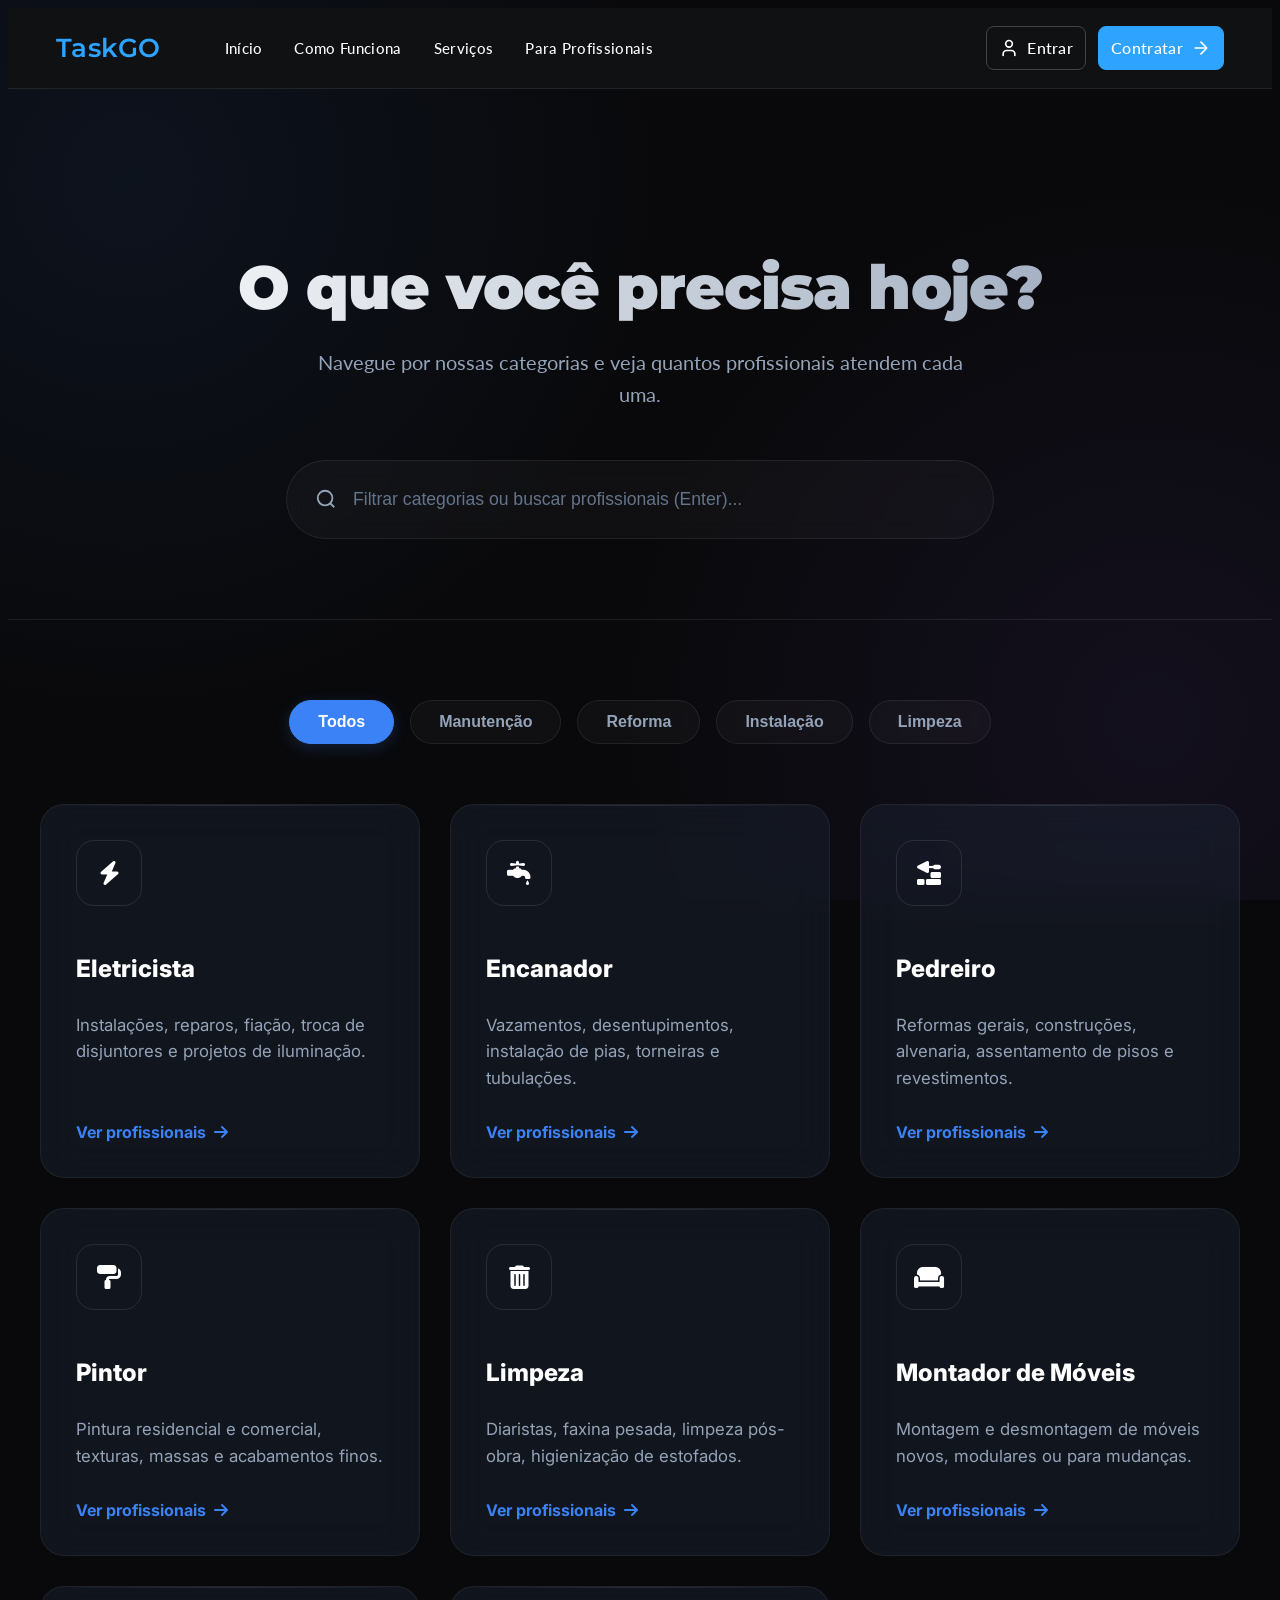
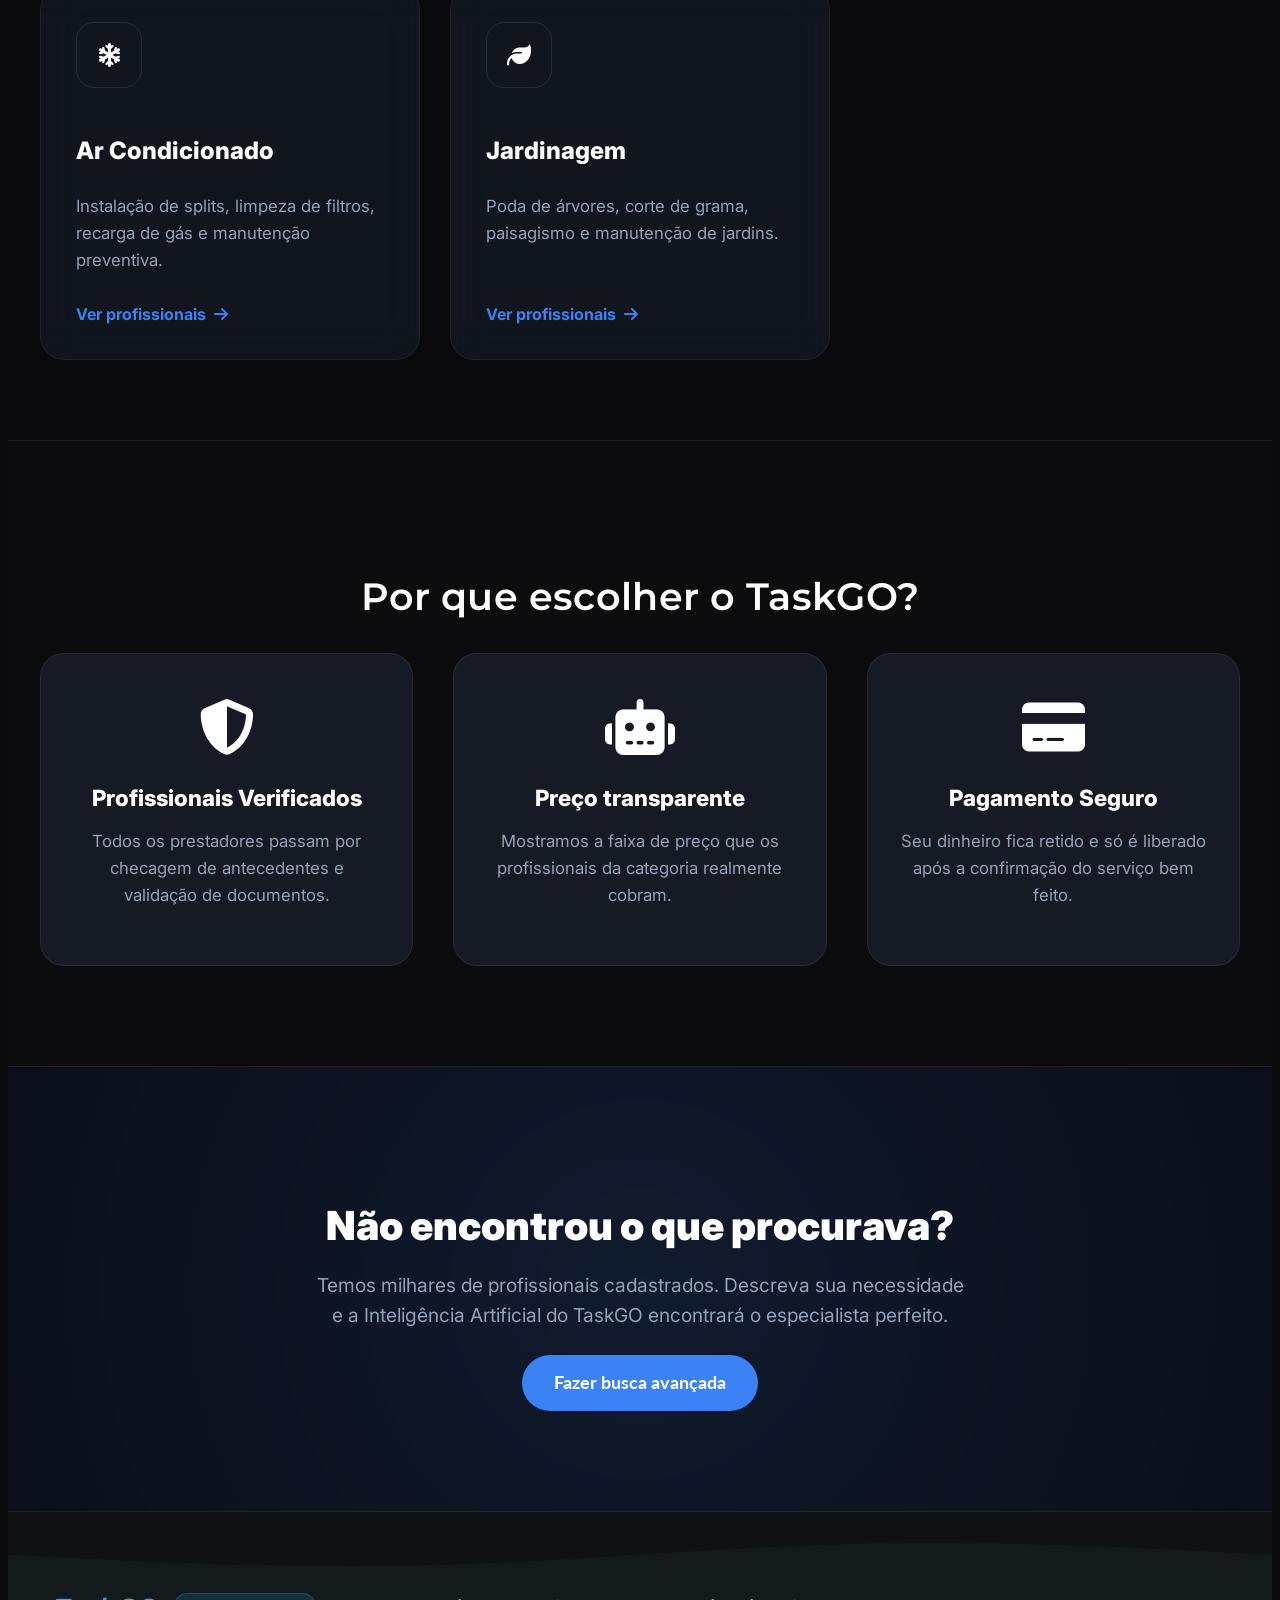
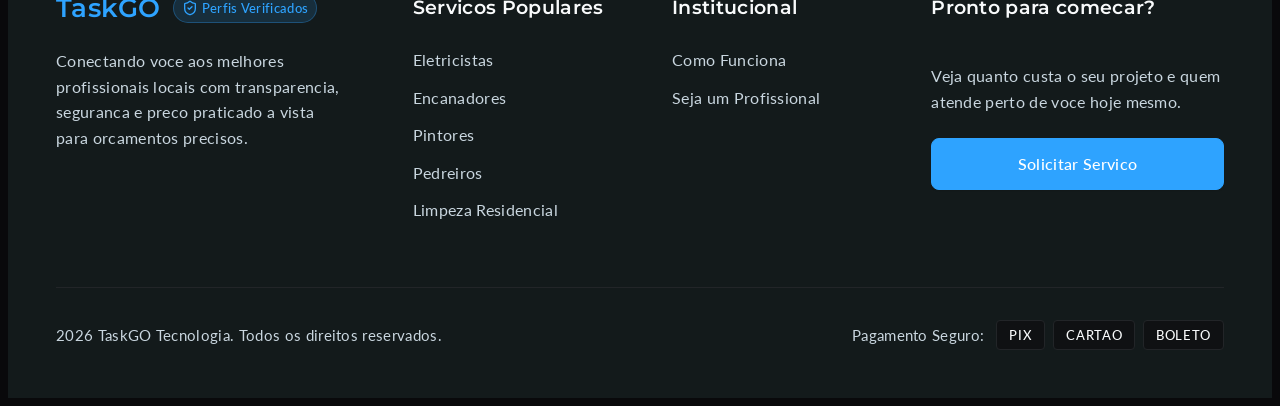
<file: ProjetoTaskGoFinalizado-main/pages/servicos.html>
<!DOCTYPE html>
<html lang="pt-BR">
  <head>
    <title>Serviços - TaskGO</title>
    <meta name="viewport" content="width=device-width, initial-scale=1.0" />
    <meta charset="utf-8" />
    
    <link rel="stylesheet" href="https://fonts.googleapis.com/css2?family=Lato:wght@300;400;700;900&display=swap" />
    
    <link rel="stylesheet" href="../assets/css/style.css" />
    <link rel="stylesheet" href="../assets/css/servicos.css" />
    <link rel="stylesheet" href="https://cdnjs.cloudflare.com/ajax/libs/font-awesome/6.4.0/css/all.min.css">
  </head>
  <body>
    <div>
      <div class="tprt-navigation-root">
  <link rel="stylesheet" href="https://fonts.googleapis.com/css2?family=Inter:ital,wght@0,100;0,200;0,300;0,400;0,500;0,600;0,700;0,800;0,900;1,100;1,200;1,300;1,400;1,500;1,600;1,700;1,800;1,900&display=swap" data-tag="font" />
  <link rel="stylesheet" href="https://fonts.googleapis.com/css2?family=STIX+Two+Text:ital,wght@0,400;0,500;0,600;0,700;1,400;1,500;1,600;1,700&display=swap" data-tag="font" />
  <link rel="stylesheet" href="https://fonts.googleapis.com/css2?family=Noto+Sans:ital,wght@0,100;0,200;0,300;0,400;0,500;0,600;0,700;0,800;0,900;1,100;1,200;1,300;1,400;1,500;1,600;1,700;1,800;1,900&display=swap" data-tag="font" />
  <link rel="stylesheet" href="https://fonts.googleapis.com/css2?family=Lato:ital,wght@0,100;0,300;0,400;0,700;0,900;1,100;1,300;1,400;1,700;1,900&display=swap" data-tag="font" />
  <link rel="stylesheet" href="https://fonts.googleapis.com/css2?family=Montserrat:ital,wght@0,100;0,200;0,300;0,400;0,500;0,600;0,700;0,800;0,900;1,100;1,200;1,300;1,400;1,500;1,600;1,700;1,800;1,900&display=swap" data-tag="font" />
  
  <style>
    .tprt-navigation-root {  line-height: 1.15; margin: 0;}
    .tprt-navigation-root * {  box-sizing: border-box;  border-width: 0;  border-style: solid;  -webkit-font-smoothing: antialiased;}
    .tprt-navigation-root p, .tprt-navigation-root li, .tprt-navigation-root ul, .tprt-navigation-root pre, .tprt-navigation-root div, .tprt-navigation-root h1, .tprt-navigation-root h2, .tprt-navigation-root h3, .tprt-navigation-root h4, .tprt-navigation-root h5, .tprt-navigation-root h6, .tprt-navigation-root figure, .tprt-navigation-root blockquote, .tprt-navigation-root figcaption {  margin: 0;  padding: 0;}
    .tprt-navigation-root button {  background-color: transparent;}
    .tprt-navigation-root button, .tprt-navigation-root input, .tprt-navigation-root optgroup, .tprt-navigation-root select, .tprt-navigation-root textarea {  font-family: inherit;  font-size: 100%;  line-height: 1.15;  margin: 0;}
    .tprt-navigation-root button, .tprt-navigation-root select {  text-transform: none;}
    .tprt-navigation-root button, .tprt-navigation-root [type="button"], .tprt-navigation-root [type="reset"], .tprt-navigation-root [type="submit"] {  -webkit-appearance: button;  color: inherit;}
    .tprt-navigation-root button::-moz-focus-inner, .tprt-navigation-root [type="button"]::-moz-focus-inner, .tprt-navigation-root [type="reset"]::-moz-focus-inner, .tprt-navigation-root [type="submit"]::-moz-focus-inner {  border-style: none;  padding: 0;}
    .tprt-navigation-root button:-moz-focus, .tprt-navigation-root [type="button"]:-moz-focus, .tprt-navigation-root [type="reset"]:-moz-focus, .tprt-navigation-root [type="submit"]:-moz-focus {  outline: 1px dotted ButtonText;}
    .tprt-navigation-root a {  color: inherit;  text-decoration: inherit;}
    .tprt-navigation-root pre {  white-space: normal;}
    .tprt-navigation-root input {  padding: 2px 4px;}
    .tprt-navigation-root img {  display: block;}
    .tprt-navigation-root details {  display: block;  margin: 0;  padding: 0;}
    .tprt-navigation-root summary::-webkit-details-marker {  display: none;}
    .tprt-navigation-root [data-thq="accordion"] [data-thq="accordion-content"] {  max-height: 0;  overflow: hidden;  transition: max-height 0.3s ease-in-out;  padding: 0;}
    .tprt-navigation-root [data-thq="accordion"] details[data-thq="accordion-trigger"][open] + [data-thq="accordion-content"] {  max-height: 1000vh;}
    .tprt-navigation-root details[data-thq="accordion-trigger"][open] summary [data-thq="accordion-icon"] {  transform: rotate(180deg);}
    .tprt-navigation-root { scroll-behavior: smooth  }

    .tprt-navigation-root {
      font-family: Lato;
      font-size: 1rem;
      font-weight: 400;
      font-style:normal;
      text-decoration: undefined;
      text-transform: undefined;
      letter-spacing: 0.02em;
      line-height: 1.6;
      color: var(--color-on-surface);
      background: var(--color-surface);
      fill: var(--color-on-surface);
    }

    .tprt-navigation-root {
      --spacing-lg: 1rem;
      --spacing-md: 0.75rem;
      --spacing-sm: 0.5rem;
      --spacing-xl: 1.5rem;
      --spacing-xs: 0.25rem;
      --color-scrim: color-mix(in oklab, #ffffff 70%, transparent);
      --spacing-2xl: 2rem;
      --spacing-3xl: 3rem;
      --spacing-4xl: 4rem;
      --color-accent: #00b37e;
      --color-border: #222528;
      --font-size-lg: clamp(1.125rem, 1.2rem, 1.25rem);
      --font-size-sm: clamp(0.875rem, 0.95rem, 1rem);
      --font-size-xl: clamp(1.25rem, 1.35rem, 1.5rem);
      --font-size-xs: clamp(0.75rem, 0.8rem, 0.85rem);
      --color-neutral: #2b2f36;
      --color-outline: #1a1d20;
      --color-overlay: color-mix(in oklab, #ffffff 40%, transparent);
      --color-primary: #2ea3ff;
      --color-surface: #0f1113;
      --divider-value: 1px solid var(--color-border);
      --font-size-2xl: clamp(1.5rem, 1.6rem, 1.75rem);
      --font-size-3xl: clamp(2.2rem, 2.4rem, 2.6rem);
      --font-size-4xl: clamp(3rem, 3.4rem, 4rem);
      --font-size-base: clamp(0.95rem, 1rem, 1rem);
      --shadow-level-1: 0 1px 2px rgba(0, 0, 0, 0.06);
      --shadow-level-2: 0 4px 12px rgba(0, 0, 0, 0.1);
      --shadow-level-3: 0 12px 32px rgba(0, 0, 0, 0.18);
      --color-backplate: color-mix(in oklab, #ffffff 60%, transparent);
      --color-on-accent: #ffffff;
      --color-secondary: #169988;
      --border-radius-lg: 12px;
      --border-radius-md: 8px;
      --border-radius-sm: 4px;
      --border-radius-xl: 16px;
      --color-on-primary: #ffffff;
      --color-on-surface: #f8fafb;
      --font-family-body: "Lato", system-ui, -apple-system, "Segoe UI", Roboto, "Helvetica Neue", Arial;
      --font-weight-body: 400;
      --line-height-body: 1.6;
      --content-max-width: 76rem;
      --border-radius-card: 12px;
      --border-radius-full: 9999px;
      --border-radius-none: 0px;
      --color-on-secondary: #ffffff;
      --font-style-heading: normal;
      --font-weight-medium: 500;
      --font-family-heading: "Montserrat", system-ui, -apple-system, "Segoe UI", Roboto, "Helvetica Neue", Arial;
      --font-weight-heading: 600;
      --letter-spacing-body: 0.02em;
      --line-height-heading: 1.25;
      --dl-layout-size-large: 144px;
      --dl-layout-size-small: 48px;
      --dl-layout-space-unit: 16px;
      --border-radius-control: 8px;
      --dl-layout-size-medium: 96px;
      --dl-layout-size-xlarge: 192px;
      --dl-layout-size-xsmall: 16px;
      --font-style-subheading: normal;
      --color-surface-elevated: color-mix(in oklab, var(--color-surface) 92%, var(--color-secondary));
      --dl-color-theme-accent1: #FFFFFF;
      --dl-color-theme-accent2: #F5D1B0;
      --dl-layout-radius-round: 50%;
      --dl-layout-size-xxlarge: 288px;
      --letter-spacing-heading: 0.01em;
      --text-transform-heading: none;
      --dl-color-theme-primary1: #BF4408;
      --dl-color-theme-primary2: #E65103;
      --dl-layout-size-maxwidth: 1400px;
      --dl-layout-radius-radius2: 2px;
      --dl-layout-radius-radius4: 4px;
      --dl-layout-radius-radius8: 8px;
      --dl-layout-space-halfunit: 8px;
      --dl-layout-space-sixunits: 96px;
      --dl-layout-space-twounits: 32px;
      --dl-color-theme-secondary1: #FFFFFF;
      --dl-color-theme-secondary2: #FBF1EB;
      --dl-layout-space-fiveunits: 80px;
      --dl-layout-space-fourunits: 64px;
      --color-on-surface-secondary: #c9d6df;
      --dl-layout-space-threeunits: 48px;
      --dl-color-theme-neutral-dark: #191818;
      --dl-layout-radius-cardradius: 8px;
      --dl-color-theme-neutral-light: #FBFAF9;
      --dl-layout-radius-imageradius: 8px;
      --dl-layout-radius-inputradius: 24px;
      --dl-layout-radius-buttonradius: 24px;
      --dl-layout-space-oneandhalfunits: 24px;
    }

    .tprt-navigation-root .btn {
      gap: var(--spacing-xs);
      border: 1px solid transparent;
      cursor: pointer;
      display: inline-flex;
      padding: var(--spacing-md) var(--spacing-lg);
      font-size: var(--font-size-base);
      box-shadow: var(--shadow-level-1);
      text-align: center;
      transition: all 0.2s ease-in-out;
      align-items: center;
      font-family: var(--font-family-body);
      font-weight: var(--font-weight-medium);
      line-height: var(--line-height-body);
      user-select: none;
      white-space: nowrap;
      border-radius: var(--border-radius-control);
      justify-content: center;
      text-decoration: none;
    }

    .tprt-navigation-root .btn-primary {
      color: var(--color-on-primary);
      border-color: var(--color-primary);
      background-color: var(--color-primary);
    }

    .tprt-navigation-root .btn-outline {
      color: var(--color-primary);
      border: 1px solid var(--color-primary);
      background-color: var(--color-surface);
    }

    .tprt-navigation-root .btn-sm { padding: var(--spacing-sm) var(--spacing-md); }
    .tprt-navigation-root .btn-lg { padding: var(--spacing-lg) var(--spacing-xl); }

    .tprt-navigation-root .section-title {
      font-size: var(--font-size-3xl);
      font-style: var(--font-style-heading);
      font-family: var(--font-family-heading);
      font-weight: var(--font-weight-heading);
      line-height: var(--line-height-heading);
      letter-spacing: var(--letter-spacing-heading);
      text-transform: var(--text-transform-heading);
    }

    .tprt-navigation-root .btn:focus-visible { outline: 2px solid var(--color-outline); outline-offset: 2px; }
    .tprt-navigation-root .btn:disabled { cursor: not-allowed; opacity: 0.6; pointer-events: none; }

    .tprt-navigation-root .btn-primary:hover:not(:disabled) {
      border-color: color-mix(in oklab, var(--color-primary) 90%, var(--color-surface));
      background-color: color-mix(in oklab, var(--color-primary) 90%, var(--color-surface));
    }

    .tprt-navigation-root .btn-outline:hover:not(:disabled) {
      color: var(--color-on-primary);
      border-color: var(--color-primary);
      background-color: var(--color-primary);
    }

    .tprt-navigation-root .navigation-wrapper {
      top: 0;
      width: 100%;
      z-index: 1000;
      position: sticky;
      transition: background-color 0.3s ease;
      border-bottom: var(--divider-value);
      background-color: var(--color-surface);
    }

    .tprt-navigation-root .navigation-container {
      height: 80px;
      margin: 0 auto;
      display: flex;
      padding: var(--spacing-md) var(--spacing-xl);
      max-width: var(--content-max-width);
      align-items: center;
      justify-content: space-between;
    }

    .tprt-navigation-root .navigation-main-content { gap: var(--spacing-4xl); flex: 1; display: flex; align-items: center; }
    .tprt-navigation-root .navigation-sidebar { gap: var(--spacing-lg); display: flex; align-items: center; }
    .tprt-navigation-root .navigation-logo-link { display: flex; align-items: center; text-decoration: none; }
    .tprt-navigation-root .navigation-desktop-menu { display: flex; align-items: center; }
    .tprt-navigation-root .navigation-actions { gap: var(--spacing-md); display: flex; align-items: center; }
    .tprt-navigation-root .navigation-toggle-btn { color: var(--color-on-surface); border: none; cursor: pointer; display: none; padding: var(--spacing-sm); background: none; }
    .tprt-navigation-root .navigation-brand { color: var(--color-primary); margin: 0; font-size: var(--font-size-2xl); }
    .tprt-navigation-root .navigation-links-list { gap: var(--spacing-2xl); margin: 0; display: flex; padding: 0; list-style: none; }
    .tprt-navigation-root .navigation-auth-btn { gap: var(--spacing-sm); color: var(--color-on-surface); display: flex; border-color: var(--color-border); }
    .tprt-navigation-root .navigation-cta-btn { gap: var(--spacing-sm); display: flex; }

    .tprt-navigation-root .navigation-link {
      color: var(--color-on-surface);
      padding: var(--spacing-xs) 0;
      position: relative;
      font-size: var(--font-size-sm);
      transition: color 0.2s ease;
      font-family: var(--font-family-body);
      font-weight: var(--font-weight-medium);
      white-space: nowrap;
      text-decoration: none;
    }

    .tprt-navigation-root .navigation-mobile-overlay {
      inset: 0;
      display: none;
      z-index: 1100;
      position: fixed;
      transform: translateX(100%);
      min-height: 100vh;
      overflow-y: auto;
      transition: transform 0.4s cubic-bezier(0.4, 0, 0.2, 1);
      flex-direction: column;
      background-color: var(--color-surface);
    }

    .tprt-navigation-root .navigation-overlay-header {
      top: 0;
      height: 80px;
      display: flex;
      padding: var(--spacing-md) var(--spacing-xl);
      z-index: 1110;
      position: sticky;
      align-items: center;
      border-bottom: var(--divider-value);
      justify-content: space-between;
      background-color: var(--color-surface);
    }

    .tprt-navigation-root .navigation-overlay-content { gap: var(--spacing-4xl); flex: 1; display: flex; padding: var(--spacing-3xl) var(--spacing-xl); flex-direction: column; }
    .tprt-navigation-root .navigation-close-btn { color: var(--color-on-surface); border: none; cursor: pointer; padding: var(--spacing-sm); background: none; }
    .tprt-navigation-root .navigation-mobile-links { gap: var(--spacing-xl); margin: 0; display: flex; padding: 0; list-style: none; flex-direction: column; }
    .tprt-navigation-root .navigation-mobile-footer { gap: var(--spacing-md); display: flex; margin-top: auto; flex-direction: column; padding-bottom: var(--spacing-4xl); }
    .tprt-navigation-root .navigation-mobile-cta { width: 100%; }
    .tprt-navigation-root .navigation-mobile-auth { color: var(--color-on-surface); width: 100%; border-color: var(--color-border); }
    
    .tprt-navigation-root .navigation-mobile-link {
      color: var(--color-on-surface);
      font-size: var(--font-size-3xl);
      transition: color 0.2s ease;
      font-family: var(--font-family-heading);
      font-weight: var(--font-weight-heading);
      text-decoration: none;
    }

    .tprt-navigation-root .navigation-link::after { left: 0; width: 0; bottom: 0; height: 2px; content: ""; position: absolute; transition: width 0.3s ease; background-color: var(--color-primary); }
    .tprt-navigation-root .navigation-link:hover { color: var(--color-primary); }
    .tprt-navigation-root .navigation-link:hover::after { width: 100%; }
    .tprt-navigation-root .navigation-auth-btn:hover { color: var(--color-primary); border-color: var(--color-primary); background-color: transparent; }
    .tprt-navigation-root .navigation-mobile-overlay.is-active { display: flex; transform: translateX(0); }
    .tprt-navigation-root .navigation-mobile-link:hover { color: var(--color-primary); }

    @media(max-width: 991px) { .tprt-navigation-root .navigation-main-content { gap: var(--spacing-xl); } }
    @media(max-width: 767px) {
      .tprt-navigation-root .navigation-container { height: 70px; }
      .tprt-navigation-root .navigation-desktop-menu, .tprt-navigation-root .navigation-actions { display: none; }
      .tprt-navigation-root .navigation-toggle-btn { display: block; }
      .tprt-navigation-root .navigation-overlay-header { height: 70px; }
    }
    @media(max-width: 479px) {
      .tprt-navigation-root .navigation-container { padding: var(--spacing-md) var(--spacing-lg); }
      .tprt-navigation-root .navigation-mobile-link { font-size: var(--font-size-2xl); }
    }

    .tprt-navigation-root .navigation-container1, .tprt-navigation-root .navigation-container3 { display: contents; }
    .tprt-navigation-root .navigation-container2 { display: none; }
  </style>
  
  <div class="navigation-container1">
    <nav class="navigation-wrapper">
      <div class="navigation-container">
        <div class="navigation-main-content">
          <a href="../index.html">
            <div aria-label="TaskGO Home" class="navigation-logo-link">
              <span class="navigation-brand section-title">TaskGO</span>
            </div>
          </a>
          <div class="navigation-desktop-menu">
            <ul class="navigation-links-list">
              <li class="navigation-item">
                <a href="../index.html">
                  <div class="navigation-link"><span>Início</span></div>
                </a>
              </li>
              <li class="navigation-item">
                <a href="como-funciona.html">
                  <div class="navigation-link"><span>Como Funciona</span></div>
                </a>
              </li>
              <li class="navigation-item">
                <a href="servicos.html">
                  <div class="navigation-link"><span>Serviços</span></div>
                </a>
              </li>
              <li class="navigation-item">
                <a href="profissionais-prximos.html">
                  <div class="navigation-link"><span>Para Profissionais</span></div>
                </a>
              </li>
            </ul>
          </div>
        </div>
        <aside class="navigation-sidebar">
          <div class="navigation-actions">
            <a href="login.html">
              <div class="navigation-auth-btn btn btn-outline btn-sm">
                <svg xmlns="http://www.w3.org/2000/svg" width="20" height="20" viewBox="0 0 24 24" fill="none" stroke="currentColor" stroke-width="2" stroke-linecap="round" stroke-linejoin="round">
                  <path d="M19 21v-2a4 4 0 0 0-4-4H9a4 4 0 0 0-4 4v2"></path>
                  <circle cx="12" cy="7" r="4"></circle>
                </svg>
                <span>Entrar</span>
              </div>
            </a>
            <a href="profissionais-prximos.html">
              <div class="navigation-cta-btn btn btn-sm btn-primary">
                <span>Contratar</span>
                <svg xmlns="http://www.w3.org/2000/svg" width="20" height="20" viewBox="0 0 24 24" fill="none" stroke="currentColor" stroke-width="2" stroke-linecap="round" stroke-linejoin="round">
                  <path d="M5 12h14m-7-7l7 7l-7 7"></path>
                </svg>
              </div>
            </a>
          </div>
          <button id="navigation-mobile-toggle" aria-expanded="false" aria-controls="navigation-mobile-overlay" aria-label="Abrir menu" class="navigation-toggle-btn">
            <svg xmlns="http://www.w3.org/2000/svg" width="28" height="28" viewBox="0 0 24 24" fill="none" stroke="currentColor" stroke-width="2" stroke-linecap="round" stroke-linejoin="round">
              <path d="M4 6h16M4 12h16M4 18h16"></path>
            </svg>
          </button>
        </aside>
      </div>
    </nav>
    <div id="navigation-mobile-overlay" class="navigation-mobile-overlay">
      <div class="navigation-overlay-header">
        <a href="../index.html">
          <div class="navigation-logo-link">
            <span class="navigation-brand section-title">TaskGO</span>
          </div>
        </a>
        <button id="navigation-mobile-close" aria-label="Fechar menu" class="navigation-close-btn">
          <svg xmlns="http://www.w3.org/2000/svg" width="28" height="28" viewBox="0 0 24 24" fill="none" stroke="currentColor" stroke-width="2" stroke-linecap="round" stroke-linejoin="round">
            <path d="M18 6L6 18M6 6l12 12"></path>
          </svg>
        </button>
      </div>
      <div class="navigation-overlay-content">
        <ul class="navigation-mobile-links">
          <li class="navigation-mobile-item">
            <a href="../index.html">
              <div class="navigation-mobile-link"><span>Início</span></div>
            </a>
          </li>
          <li class="navigation-mobile-item">
            <a href="como-funciona.html">
              <div class="navigation-mobile-link"><span>Como Funciona</span></div>
            </a>
          </li>
          <li class="navigation-mobile-item">
            <a href="servicos.html">
              <div class="navigation-mobile-link"><span>Serviços</span></div>
            </a>
          </li>
          <li class="navigation-mobile-item">
            <a href="profissionais-prximos.html">
              <div class="navigation-mobile-link"><span>Para Profissionais</span></div>
            </a>
          </li>
        </ul>
        <div class="navigation-mobile-footer">
          <a href="profissionais-prximos.html">
            <div class="navigation-mobile-cta btn btn-primary btn-lg">
              <span>Começar Agora</span>
              <svg xmlns="http://www.w3.org/2000/svg" width="20" height="20" viewBox="0 0 24 24" fill="none" stroke="currentColor" stroke-width="2" stroke-linecap="round" stroke-linejoin="round">
                <path d="M5 12h14m-7-7l7 7l-7 7"></path>
              </svg>
            </div>
          </a>
          <a href="login.html">
            <div class="navigation-mobile-auth btn btn-outline btn-lg">
              <span>Entrar na Conta</span>
            </div>
          </a>
        </div>
      </div>
    </div>
    <div class="navigation-container2">
      <div class="navigation-container3">
        <script defer data-name="navigation-logic">
          document.addEventListener('DOMContentLoaded', function() {
            (function(){
              const mobileToggle = document.getElementById("navigation-mobile-toggle")
              const mobileClose = document.getElementById("navigation-mobile-close")
              const mobileOverlay = document.getElementById("navigation-mobile-overlay")
              const mobileLinks = document.querySelectorAll(".navigation-mobile-link")

              const openMenu = () => {
                mobileOverlay.style.display = "flex"
                setTimeout(() => {
                  mobileOverlay.classList.add("is-active")
                  mobileToggle.setAttribute("aria-expanded", "true")
                  document.body.style.overflow = "hidden"
                }, 10)
              }

              const closeMenu = () => {
                mobileOverlay.classList.remove("is-active")
                mobileToggle.setAttribute("aria-expanded", "false")
                document.body.style.overflow = ""
                setTimeout(() => {
                  if (!mobileOverlay.classList.contains("is-active")) {
                    mobileOverlay.style.display = "none"
                  }
                }, 400)
              }

              mobileToggle.addEventListener("click", openMenu)
              mobileClose.addEventListener("click", closeMenu)

              mobileLinks.forEach((link) => {
                link.addEventListener("click", closeMenu)
              })

              document.addEventListener("keydown", (e) => {
                if (e.key === "Escape" && mobileOverlay.classList.contains("is-active")) {
                  closeMenu()
                }
              })

              window.addEventListener("scroll", () => {
                const nav = document.querySelector(".navigation-wrapper")
                if (window.scrollY > 20) {
                  nav.style.boxShadow = "var(--shadow-level-2)"
                  nav.style.backgroundColor = "color-mix(in oklab, var(--color-surface) 95%, transparent)"
                  nav.style.backdropFilter = "blur(8px)"
                } else {
                  nav.style.boxShadow = "none"
                  nav.style.backgroundColor = "var(--color-surface)"
                  nav.style.backdropFilter = "none"
                }
              })
            })()
          });
        </script>
      </div>
    </div>
  </div>
</div>

      <header class="services-hero">
        <div class="container text-center">
          <h1 class="hero-title reveal-on-scroll">O que você precisa hoje?</h1>
          <p class="hero-subtitle reveal-on-scroll">Navegue por nossas categorias e veja quantos profissionais atendem cada uma.</p>
          
          <div class="search-bar reveal-on-scroll">
            <svg viewBox="0 0 24 24" fill="none" stroke="currentColor" stroke-width="2"><circle cx="11" cy="11" r="8"></circle><path d="m21 21l-4.34-4.34"></path></svg>
            <input type="text" placeholder="Filtrar categorias ou buscar profissionais (Enter)..." id="searchInput">
          </div>
        </div>
      </header>

      <section class="services-section">
        <div class="container">
          
          <div class="filter-btn-group reveal-on-scroll">
            <button class="filter-btn active" data-filter="todos">Todos</button>
            <button class="filter-btn" data-filter="manutencao">Manutenção</button>
            <button class="filter-btn" data-filter="reforma">Reforma</button>
            <button class="filter-btn" data-filter="instalacao">Instalação</button>
            <button class="filter-btn" data-filter="limpeza">Limpeza</button>
          </div>

          <div class="services-grid" id="servicesGrid">
            
            <a href="profissionais-prximos.html?service=eletricista" class="service-card reveal-on-scroll" data-category="manutencao instalacao">
              <div class="service-icon icon-blue">
                <i class="fas fa-bolt"></i>
              </div>
              <h3>Eletricista</h3>
              <p>Instalações, reparos, fiação, troca de disjuntores e projetos de iluminação.</p>
              <span class="service-link">Ver profissionais <i class="fas fa-arrow-right"></i></span>
            </a>

            <a href="profissionais-prximos.html?service=encanador" class="service-card reveal-on-scroll" data-category="manutencao instalacao">
              <div class="service-icon icon-cyan">
                <i class="fas fa-faucet-drip"></i>
              </div>
              <h3>Encanador</h3>
              <p>Vazamentos, desentupimentos, instalação de pias, torneiras e tubulações.</p>
              <span class="service-link">Ver profissionais <i class="fas fa-arrow-right"></i></span>
            </a>

            <a href="profissionais-prximos.html?service=pedreiro" class="service-card reveal-on-scroll" data-category="reforma">
              <div class="service-icon icon-orange">
                <i class="fas fa-trowel-bricks"></i>
              </div>
              <h3>Pedreiro</h3>
              <p>Reformas gerais, construções, alvenaria, assentamento de pisos e revestimentos.</p>
              <span class="service-link">Ver profissionais <i class="fas fa-arrow-right"></i></span>
            </a>

            <a href="profissionais-prximos.html?service=pintor" class="service-card reveal-on-scroll" data-category="reforma">
              <div class="service-icon icon-pink">
                <i class="fas fa-paint-roller"></i>
              </div>
              <h3>Pintor</h3>
              <p>Pintura residencial e comercial, texturas, massas e acabamentos finos.</p>
              <span class="service-link">Ver profissionais <i class="fas fa-arrow-right"></i></span>
            </a>

            <a href="profissionais-prximos.html?service=limpeza" class="service-card reveal-on-scroll" data-category="limpeza">
              <div class="service-icon icon-purple">
                <i class="fas fa-trash-can"></i>
              </div>
              <h3>Limpeza</h3>
              <p>Diaristas, faxina pesada, limpeza pós-obra, higienização de estofados.</p>
              <span class="service-link">Ver profissionais <i class="fas fa-arrow-right"></i></span>
            </a>

            <a href="profissionais-prximos.html?service=montador" class="service-card reveal-on-scroll" data-category="instalacao">
              <div class="service-icon icon-indigo">
                <i class="fas fa-couch"></i>
              </div>
              <h3>Montador de Móveis</h3>
              <p>Montagem e desmontagem de móveis novos, modulares ou para mudanças.</p>
              <span class="service-link">Ver profissionais <i class="fas fa-arrow-right"></i></span>
            </a>

            <a href="profissionais-prximos.html?service=arcondicionado" class="service-card reveal-on-scroll" data-category="instalacao manutencao">
              <div class="service-icon icon-teal">
                <i class="fas fa-snowflake"></i>
              </div>
              <h3>Ar Condicionado</h3>
              <p>Instalação de splits, limpeza de filtros, recarga de gás e manutenção preventiva.</p>
              <span class="service-link">Ver profissionais <i class="fas fa-arrow-right"></i></span>
            </a>

            <a href="profissionais-prximos.html?service=jardineiro" class="service-card reveal-on-scroll" data-category="manutencao limpeza">
              <div class="service-icon icon-green">
                <i class="fas fa-leaf"></i>
              </div>
              <h3>Jardinagem</h3>
              <p>Poda de árvores, corte de grama, paisagismo e manutenção de jardins.</p>
              <span class="service-link">Ver profissionais <i class="fas fa-arrow-right"></i></span>
            </a>

          </div>

          <div class="outras-categorias reveal-on-scroll" id="outrasCategorias" hidden>
            <h2 class="section-title">Outras categorias disponíveis</h2>
            <p class="section-subtitle">
              Categorias cadastradas por profissionais da plataforma que não estão no catálogo acima.
            </p>
            <div class="services-grid" id="outrasCategoriasGrid"></div>
          </div>
      </section>

      <section class="quality-guarantee">
        <div class="container text-center">
          <h2 class="section-title reveal-on-scroll">Por que escolher o TaskGO?</h2>
          
          <div class="quality-grid">
            
            <div class="quality-item reveal-on-scroll">
              <div class="quality-icon icon-shield">
                <i class="fas fa-shield-halved"></i>
              </div>
              <h3>Profissionais Verificados</h3>
              <p>Todos os prestadores passam por checagem de antecedentes e validação de documentos.</p>
            </div>
            
            <div class="quality-item reveal-on-scroll">
              <div class="quality-icon icon-ai">
                <i class="fas fa-robot"></i>
              </div>
              <h3>Preço transparente</h3>
              <p>Mostramos a faixa de preço que os profissionais da categoria realmente cobram.</p>
            </div>
            
            <div class="quality-item reveal-on-scroll">
              <div class="quality-icon icon-card">
                <i class="fas fa-credit-card"></i>
              </div>
              <h3>Pagamento Seguro</h3>
              <p>Seu dinheiro fica retido e só é liberado após a confirmação do serviço bem feito.</p>
            </div>

          </div>
        </div>
      </section>

      <section class="cta-banner">
        <div class="container text-center reveal-on-scroll">
          <h2>Não encontrou o que procurava?</h2>
          <p>Temos milhares de profissionais cadastrados. Descreva sua necessidade e a Inteligência Artificial do TaskGO encontrará o especialista perfeito.</p>
          <a href="profissionais-prximos.html" class="btn btn-primary btn-lg" style="margin-top: 24px;">Fazer busca avançada</a>
        </div>
      </section>

      <div class="tprt-footer-root">
  <link
    rel="stylesheet"
    href="https://fonts.googleapis.com/css2?family=Inter:ital,wght@0,100;0,200;0,300;0,400;0,500;0,600;0,700;0,800;0,900;1,100;1,200;1,300;1,400;1,500;1,600;1,700;1,800;1,900&display=swap"
    data-tag="font"
  />
  <link
    rel="stylesheet"
    href="https://fonts.googleapis.com/css2?family=STIX+Two+Text:ital,wght@0,400;0,500;0,600;0,700;1,400;1,500;1,600;1,700&display=swap"
    data-tag="font"
  />
  <link
    rel="stylesheet"
    href="https://fonts.googleapis.com/css2?family=Noto+Sans:ital,wght@0,100;0,200;0,300;0,400;0,500;0,600;0,700;0,800;0,900;1,100;1,200;1,300;1,400;1,500;1,600;1,700;1,800;1,900&display=swap"
    data-tag="font"
  />
  <link
    rel="stylesheet"
    href="https://fonts.googleapis.com/css2?family=Lato:ital,wght@0,100;0,300;0,400;0,700;0,900;1,100;1,300;1,400;1,700;1,900&display=swap"
    data-tag="font"
  />
  <link
    rel="stylesheet"
    href="https://fonts.googleapis.com/css2?family=Montserrat:ital,wght@0,100;0,200;0,300;0,400;0,500;0,600;0,700;0,800;0,900;1,100;1,200;1,300;1,400;1,500;1,600;1,700;1,800;1,900&display=swap"
    data-tag="font"
  />
  <style>
    .tprt-footer-root {  line-height: 1.15;}.tprt-footer-root {  margin: 0;}.tprt-footer-root * {  box-sizing: border-box;  border-width: 0;  border-style: solid;  -webkit-font-smoothing: antialiased;}.tprt-footer-root p, .tprt-footer-root li, .tprt-footer-root ul, .tprt-footer-root pre, .tprt-footer-root div, .tprt-footer-root h1, .tprt-footer-root h2, .tprt-footer-root h3, .tprt-footer-root h4, .tprt-footer-root h5, .tprt-footer-root h6, .tprt-footer-root figure, .tprt-footer-root blockquote, .tprt-footer-root figcaption {  margin: 0;  padding: 0;}.tprt-footer-root button {  background-color: transparent;}.tprt-footer-root button, .tprt-footer-root input, .tprt-footer-root optgroup, .tprt-footer-root select, .tprt-footer-root textarea {  font-family: inherit;  font-size: 100%;  line-height: 1.15;  margin: 0;}.tprt-footer-root button, .tprt-footer-root select {  text-transform: none;}.tprt-footer-root button, .tprt-footer-root [type="button"], .tprt-footer-root [type="reset"], .tprt-footer-root [type="submit"] {  -webkit-appearance: button;  color: inherit;}.tprt-footer-root button::-moz-focus-inner, .tprt-footer-root [type="button"]::-moz-focus-inner, .tprt-footer-root [type="reset"]::-moz-focus-inner, .tprt-footer-root [type="submit"]::-moz-focus-inner {  border-style: none;  padding: 0;}.tprt-footer-root button:-moz-focus, .tprt-footer-root [type="button"]:-moz-focus, .tprt-footer-root [type="reset"]:-moz-focus, .tprt-footer-root [type="submit"]:-moz-focus {  outline: 1px dotted ButtonText;}.tprt-footer-root a {  color: inherit;  text-decoration: inherit;}.tprt-footer-root pre {  white-space: normal;}.tprt-footer-root input {  padding: 2px 4px;}.tprt-footer-root img {  display: block;}.tprt-footer-root details {  display: block;  margin: 0;  padding: 0;}.tprt-footer-root summary::-webkit-details-marker {  display: none;}.tprt-footer-root [data-thq="accordion"] [data-thq="accordion-content"] {  max-height: 0;  overflow: hidden;  transition: max-height 0.3s ease-in-out;  padding: 0;}.tprt-footer-root [data-thq="accordion"] details[data-thq="accordion-trigger"][open] + [data-thq="accordion-content"] {  max-height: 1000vh;}.tprt-footer-root details[data-thq="accordion-trigger"][open] summary [data-thq="accordion-icon"] {  transform: rotate(180deg);}.tprt-footer-root { scroll-behavior: smooth  }


      .tprt-footer-root {
        font-family: Lato;
        font-size: 1rem;
      }

      .tprt-footer-root {
        font-weight: 400;
        font-style:normal;
        text-decoration: undefined;
        text-transform: undefined;
        letter-spacing: 0.02em;
        line-height: 1.6;
        color: var(--color-on-surface);
        background: var(--color-surface);

        fill: var(--color-on-surface);
      }





    .tprt-footer-root {
      --spacing-lg: 1rem;
      --spacing-md: 0.75rem;
      --spacing-sm: 0.5rem;
      --spacing-xl: 1.5rem;
      --spacing-xs: 0.25rem;
      --color-scrim: color-mix(in oklab, #ffffff 70%, transparent);
      --spacing-2xl: 2rem;
      --spacing-3xl: 3rem;
      --spacing-4xl: 4rem;
      --color-accent: #00b37e;
      --color-border: #222528;
      --font-size-lg: clamp(1.125rem, 1.2rem, 1.25rem);
      --font-size-sm: clamp(0.875rem, 0.95rem, 1rem);
      --font-size-xl: clamp(1.25rem, 1.35rem, 1.5rem);
      --font-size-xs: clamp(0.75rem, 0.8rem, 0.85rem);
      --color-neutral: #2b2f36;
      --color-outline: #1a1d20;
      --color-overlay: color-mix(in oklab, #ffffff 40%, transparent);
      --color-primary: #2ea3ff;
      --color-surface: #0f1113;
      --divider-value: 1px solid var(--color-border);
      --font-size-2xl: clamp(1.5rem, 1.6rem, 1.75rem);
      --font-size-3xl: clamp(2.2rem, 2.4rem, 2.6rem);
      --font-size-4xl: clamp(3rem, 3.4rem, 4rem);
      --font-size-base: clamp(0.95rem, 1rem, 1rem);
      --shadow-level-1: 0 1px 2px rgba(0, 0, 0, 0.06);
      --shadow-level-2: 0 4px 12px rgba(0, 0, 0, 0.1);
      --shadow-level-3: 0 12px 32px rgba(0, 0, 0, 0.18);
      --color-backplate: color-mix(in oklab, #ffffff 60%, transparent);
      --color-on-accent: #ffffff;
      --color-secondary: #169988;
      --border-radius-lg: 12px;
      --border-radius-md: 8px;
      --border-radius-sm: 4px;
      --border-radius-xl: 16px;
      --color-on-primary: #ffffff;
      --color-on-surface: #f8fafb;
      --font-family-body: "Lato", system-ui, -apple-system, "Segoe UI", Roboto, "Helvetica Neue", Arial;
      --font-weight-body: 400;
      --line-height-body: 1.6;
      --content-max-width: 76rem;
      --border-radius-card: 12px;
      --border-radius-full: 9999px;
      --border-radius-none: 0px;
      --color-on-secondary: #ffffff;
      --font-style-heading: normal;
      --font-weight-medium: 500;
      --font-family-heading: "Montserrat", system-ui, -apple-system, "Segoe UI", Roboto, "Helvetica Neue", Arial;
      --font-weight-heading: 600;
      --letter-spacing-body: 0.02em;
      --line-height-heading: 1.25;
      --dl-layout-size-large: 144px;
      --dl-layout-size-small: 48px;
      --dl-layout-space-unit: 16px;
      --border-radius-control: 8px;
      --dl-layout-size-medium: 96px;
      --dl-layout-size-xlarge: 192px;
      --dl-layout-size-xsmall: 16px;
      --font-style-subheading: normal;
      --color-surface-elevated: color-mix(in oklab, var(--color-surface) 92%, var(--color-secondary));
      --dl-color-theme-accent1: #FFFFFF;
      --dl-color-theme-accent2: #F5D1B0;
      --dl-layout-radius-round: 50%;
      --dl-layout-size-xxlarge: 288px;
      --letter-spacing-heading: 0.01em;
      --text-transform-heading: none;
      --dl-color-theme-primary1: #BF4408;
      --dl-color-theme-primary2: #E65103;
      --dl-layout-size-maxwidth: 1400px;
      --dl-layout-radius-radius2: 2px;
      --dl-layout-radius-radius4: 4px;
      --dl-layout-radius-radius8: 8px;
      --dl-layout-space-halfunit: 8px;
      --dl-layout-space-sixunits: 96px;
      --dl-layout-space-twounits: 32px;
      --dl-color-theme-secondary1: #FFFFFF;
      --dl-color-theme-secondary2: #FBF1EB;
      --dl-layout-space-fiveunits: 80px;
      --dl-layout-space-fourunits: 64px;
      --color-on-surface-secondary: #c9d6df;
      --dl-layout-space-threeunits: 48px;
      --dl-color-theme-neutral-dark: #191818;
      --dl-layout-radius-cardradius: 8px;
      --dl-color-theme-neutral-light: #FBFAF9;
      --dl-layout-radius-imageradius: 8px;
      --dl-layout-radius-inputradius: 24px;
      --dl-layout-radius-buttonradius: 24px;
      --dl-layout-space-oneandhalfunits: 24px;
    }

    .tprt-footer-root .btn {
      gap: var(--spacing-xs);
      border: 1px solid transparent;
      cursor: pointer;
      display: inline-flex;
      padding: var(--spacing-md) var(--spacing-lg);
      font-size: var(--font-size-base);
      box-shadow: var(--shadow-level-1);
      text-align: center;
      transition: all 0.2s ease-in-out;
      align-items: center;
      font-family: var(--font-family-body);
      font-weight: var(--font-weight-medium);
      line-height: var(--line-height-body);
      user-select: none;
      white-space: nowrap;
      border-radius: var(--border-radius-control);
      justify-content: center;
      text-decoration: none;
    }

    .tprt-footer-root .btn-primary {
      color: var(--color-on-primary);
      border-color: var(--color-primary);
      background-color: var(--color-primary);
    }

    .tprt-footer-root .btn-outline {
      color: var(--color-primary);
      border: 1px solid var(--color-primary);
      background-color: var(--color-surface);
    }

    .tprt-footer-root .section-title {
      font-size: var(--font-size-3xl);
      font-style: var(--font-style-heading);
      font-family: var(--font-family-heading);
      font-weight: var(--font-weight-heading);
      line-height: var(--line-height-heading);
      letter-spacing: var(--letter-spacing-heading);
      text-transform: var(--text-transform-heading);
    }

    .tprt-footer-root .section-content {
      font-size: var(--font-size-base);
      font-family: var(--font-family-body);
      font-weight: var(--font-weight-body);
      line-height: var(--line-height-body);
      letter-spacing: var(--letter-spacing-body);
    }

    .tprt-footer-root .btn:focus-visible {
      outline: 2px solid var(--color-outline);
      outline-offset: 2px;
    }

    .tprt-footer-root .btn:disabled {
      cursor: not-allowed;
      opacity: 0.6;
      pointer-events: none;
    }

    .tprt-footer-root .btn-primary:hover:not(:disabled) {
      border-color: color-mix(in oklab, var(--color-primary) 90%, var(--color-surface));
      background-color: color-mix(in oklab, var(--color-primary) 90%, var(--color-surface));
    }

    .tprt-footer-root .btn-outline:hover:not(:disabled) {
      color: var(--color-on-primary);
      border-color: var(--color-primary);
      background-color: var(--color-primary);
    }

    .tprt-footer-root .footer-wrapper {
      color: var(--color-on-surface);
      width: 100%;
      overflow: hidden;
      position: relative;
      background-color: var(--color-surface);
    }

    .tprt-footer-root .footer-wave-container {
      width: 100%;
      height: 80px;
      line-height: 0;
      background-color: transparent;
    }

    .tprt-footer-root .footer-main-content {
      padding-bottom: var(--spacing-3xl);
      background-color: var(--color-surface-elevated);
    }

    .tprt-footer-root .footer-wave {
      fill: var(--color-surface-elevated);
      width: 100%;
      height: 100%;
    }

    .tprt-footer-root .footer-container {
      margin: 0 auto;
      padding: 0 var(--spacing-xl);
      max-width: var(--content-max-width);
    }

    .tprt-footer-root .footer-top-grid {
      gap: var(--spacing-4xl);
      display: grid;
      padding-bottom: var(--spacing-4xl);
      grid-template-columns: 1.5fr 1fr 1fr 1.5fr;
    }

    .tprt-footer-root .footer-divider {
      height: 1px;
      margin-bottom: var(--spacing-2xl);
      background-color: var(--color-border);
    }

    .tprt-footer-root .footer-bottom-bar {
      gap: var(--spacing-xl);
      display: flex;
      flex-wrap: wrap;
      align-items: center;
      justify-content: space-between;
    }

    .tprt-footer-root .footer-brand-column {
      gap: var(--spacing-xl);
      display: flex;
      flex-direction: column;
    }



    .tprt-footer-root .footer-cta-column {
      gap: var(--spacing-lg);
      display: flex;
      flex-direction: column;
    }

    .tprt-footer-root .footer-legal-links {
      gap: var(--spacing-sm);
      display: flex;
      flex-direction: column;
    }

    .tprt-footer-root .footer-payment-methods {
      gap: var(--spacing-md);
      display: flex;
      align-items: center;
    }

    .tprt-footer-root .footer-logo-group {
      gap: var(--spacing-md);
      display: flex;
      align-items: center;
    }

    .tprt-footer-root .footer-description {
      color: var(--color-on-surface-secondary);
      margin: 0;
      max-width: 320px;
    }

    .tprt-footer-root .footer-social-links {
      gap: var(--spacing-md);
      display: flex;
    }

    .tprt-footer-root .footer-column-title {
      color: var(--color-on-surface);
      font-size: var(--font-size-lg);
      font-family: var(--font-family-heading);
      font-weight: var(--font-weight-heading);
      margin-bottom: var(--spacing-xl);
    }

    .tprt-footer-root .footer-nav-list {
      gap: var(--spacing-md);
      margin: 0;
      display: flex;
      padding: 0;
      list-style: none;
      flex-direction: column;
    }

    .tprt-footer-root .footer-cta-text {
      color: var(--color-on-surface-secondary);
      margin: 0;
    }

    .tprt-footer-root .footer-button-group {
      gap: var(--spacing-md);
      display: flex;
      margin-top: var(--spacing-sm);
      flex-direction: column;
    }

    .tprt-footer-root .footer-copyright {
      color: var(--color-on-surface-secondary);
      margin: 0;
      font-size: var(--font-size-sm);
    }

    .tprt-footer-root .footer-legal-group {
      gap: var(--spacing-lg);
      display: flex;
    }

    .tprt-footer-root .footer-payment-label {
      color: var(--color-on-surface-secondary);
      font-size: var(--font-size-sm);
    }

    .tprt-footer-root .footer-payment-icons {
      gap: var(--spacing-sm);
      display: flex;
    }

    .tprt-footer-root .footer-logo-text {
      color: var(--color-primary);
      margin: 0;
      font-size: var(--font-size-2xl);
    }

    .tprt-footer-root .footer-badge {
      gap: var(--spacing-xs);
      color: var(--color-primary);
      border: 1px solid color-mix(in oklab, var(--color-primary) 30%, transparent);
      display: inline-flex;
      padding: var(--spacing-xs) var(--spacing-sm);
      font-size: var(--font-size-xs);
      align-items: center;
      font-weight: var(--font-weight-medium);
      border-radius: var(--border-radius-full);
      background-color: color-mix(in oklab, var(--color-primary) 15%, transparent);
    }

    .tprt-footer-root .footer-social-icon {
      color: var(--color-on-surface);
      width: 40px;
      border: 1px solid var(--color-border);
      height: 40px;
      display: flex;
      transition: all 0.3s ease;
      align-items: center;
      border-radius: var(--border-radius-md);
      justify-content: center;
      background-color: var(--color-surface);
    }

    .tprt-footer-root .footer-main-btn {
      width: 100%;
    }

    .tprt-footer-root .footer-sub-btn {
      width: 100%;
    }

    .tprt-footer-root .footer-legal-link {
      color: var(--color-on-surface-secondary);
      font-size: var(--font-size-xs);
      transition: color 0.2s ease;
      text-decoration: none;
    }

    .tprt-footer-root .footer-payment-chip {
      color: var(--color-on-surface);
      border: 1px solid var(--color-border);
      padding: var(--spacing-xs) var(--spacing-md);
      font-size: var(--font-size-xs);
      font-weight: var(--font-weight-medium);
      border-radius: var(--border-radius-sm);
      letter-spacing: 0.05em;
      text-transform: uppercase;
      background-color: var(--color-surface);
    }



    .tprt-footer-root .footer-nav-link {
      color: var(--color-on-surface-secondary);
      display: inline-block;
      font-size: var(--font-size-base);
      transition: color 0.2s ease, transform 0.2s ease;
      text-decoration: none;
    }

    .tprt-footer-root .footer-social-icon:hover {
      color: var(--color-on-primary);
      transform: translateY(-3px);
      border-color: var(--color-primary);
      background-color: var(--color-primary);
    }

    .tprt-footer-root .footer-nav-link:hover {
      color: var(--color-primary);
      transform: translateX(4px);
    }

    .tprt-footer-root .footer-legal-link:hover {
      color: var(--color-primary);
    }

    @media(max-width: 991px) {
      .tprt-footer-root .footer-top-grid {
        grid-template-columns: 1.5fr 1fr 1fr;
      }
      .tprt-footer-root .footer-cta-column {
        border-top: 1px solid var(--color-border);
        align-items: flex-end;
        grid-column: span 3;
        padding-top: var(--spacing-2xl);
        flex-direction: row;
        justify-content: space-between;
      }
      .tprt-footer-root .footer-button-group {
        width: auto;
        flex-direction: row;
      }
      .tprt-footer-root .footer-main-btn {
        width: auto;
      }
      .tprt-footer-root .footer-sub-btn {
        width: auto;
      }
    }

    @media(max-width: 767px) {
      .tprt-footer-root .footer-top-grid {
        gap: var(--spacing-2xl);
        grid-template-columns: 1fr 1fr;
      }
      .tprt-footer-root .footer-bottom-bar {
        align-items: flex-start;
        flex-direction: column;
      }
      .tprt-footer-root .footer-brand-column {
        grid-column: span 2;
      }
      .tprt-footer-root .footer-cta-column {
        align-items: flex-start;
        grid-column: span 2;
        flex-direction: column;
      }
      .tprt-footer-root .footer-button-group {
        width: 100%;
      }
      .tprt-footer-root .footer-main-btn {
        flex: 1;
        text-align: center;
      }
      .tprt-footer-root .footer-sub-btn {
        flex: 1;
        text-align: center;
      }
    }

    @media(max-width: 479px) {
      .tprt-footer-root .footer-top-grid {
        grid-template-columns: 1fr;
      }
      .tprt-footer-root .footer-brand-column {
        grid-column: span 1;
      }
      .tprt-footer-root .footer-nav-column {
        grid-column: span 1;
      }
      .tprt-footer-root .footer-cta-column {
        grid-column: span 1;
      }
      .tprt-footer-root .footer-payment-methods {
        align-items: flex-start;
        flex-direction: column;
      }
      .tprt-footer-root .footer-button-group {
        flex-direction: column;
      }
      .tprt-footer-root .footer-legal-group {
        gap: var(--spacing-md);
        flex-wrap: wrap;
      }
    }

    .tprt-footer-root .footer-container1 {
      display: contents;
    }

    .tprt-footer-root .footer-container2 {
      display: none;
    }

    .tprt-footer-root .footer-container3 {
      display: contents;
    }
  </style>
  <div class="footer-container1">
    <footer class="footer-wrapper">
      <div class="footer-wave-container">
        <svg
          viewBox="0 0 1440 120"
          preserveAspectRatio="none"
          class="footer-wave"
        >
          <path
            d="M0,64L80,69.3C160,75,320,85,480,80C640,75,800,53,960,48C1120,43,1280,53,1360,58.7L1440,64L1440,120L1360,120C1280,120,1120,120,960,120C800,120,640,120,480,120C320,120,160,120,80,120L0,120Z"
          ></path>
        </svg>
      </div>
      <div class="footer-main-content">
        <div class="footer-container">
          <div class="footer-top-grid">
            <div class="footer-brand-column">
              <div class="footer-logo-group">
                <h2 class="footer-logo-text section-title">TaskGO</h2>
                <div class="footer-badge">
                  <svg
                    width="16"
                    height="16"
                    viewBox="0 0 24 24"
                    fill="none"
                    stroke="currentColor"
                    stroke-width="2"
                    stroke-linecap="round"
                    stroke-linejoin="round"
                  >
                    <path
                      d="M20 13c0 5-3.5 7.5-7.66 8.95a1 1 0 0 1-.67-.01C7.5 20.5 4 18 4 13V6a1 1 0 0 1 1-1c2 0 4.5-1.2 6.24-2.72a1.17 1.17 0 0 1 1.52 0C14.51 3.81 17 5 19 5a1 1 0 0 1 1 1z"
                    ></path>
                    <path d="m9 12l2 2l4-4"></path>
                  </svg>
                  <span class="footer-badge-text">Perfis Verificados</span>
                </div>
              </div>
              <p class="footer-description section-content">
                Conectando voce aos melhores profissionais locais com
                transparencia, seguranca e preco praticado a vista para orcamentos
                precisos.
              </p>
            </div>
            <nav class="footer-nav-column">
              <h3 class="footer-column-title">Servicos Populares</h3>
              <ul class="footer-nav-list">
                <li>
                  <a href="profissionais-prximos.html?service=eletricista">
                    <div class="footer-nav-link"><span>Eletricistas</span></div>
                  </a>
                </li>
                <li>
                  <a href="profissionais-prximos.html?service=encanador">
                    <div class="footer-nav-link"><span>Encanadores</span></div>
                  </a>
                </li>
                <li>
                  <a href="profissionais-prximos.html?service=pintor">
                    <div class="footer-nav-link"><span>Pintores</span></div>
                  </a>
                </li>
                <li>
                  <a href="profissionais-prximos.html?service=pedreiro">
                    <div class="footer-nav-link"><span>Pedreiros</span></div>
                  </a>
                </li>
                <li>
                  <a href="profissionais-prximos.html?service=limpeza">
                    <div class="footer-nav-link">
                      <span>Limpeza Residencial</span>
                    </div>
                  </a>
                </li>
              </ul>
            </nav>
            <nav class="footer-nav-column">
              <h3 class="footer-column-title">Institucional</h3>
              <ul class="footer-nav-list">
                <li>
                  <a href="como-funciona.html">
                    <div class="footer-nav-link">
                      <span>Como Funciona</span>
                    </div>
                  </a>
                </li>
                <li>
                  <a href="cadastro.html">
                    <div class="footer-nav-link">
                      <span>Seja um Profissional</span>
                    </div>
                  </a>
                </li>
                </ul>
            </nav>
            <div class="footer-cta-column">
              <h3 class="footer-column-title">Pronto para comecar?</h3>
              <p class="footer-cta-text section-content">
                Veja quanto custa o seu projeto e quem atende perto de voce hoje
                mesmo.
              </p>
              <div class="footer-button-group">
                <a href="servicos.html">
                  <div class="footer-main-btn btn btn-primary">
                    <span>Solicitar Servico</span>
                  </div>
                </a>
                </div>
            </div>
          </div>
          <div class="footer-divider"></div>
          <div class="footer-bottom-bar">
            <div class="footer-legal-links">
              <p class="footer-copyright">
                 2026 TaskGO Tecnologia. Todos os direitos reservados.
              </p>
            </div>
            <div class="footer-payment-methods">
              <span class="footer-payment-label">Pagamento Seguro:</span>
              <div class="footer-payment-icons">
                <div class="footer-payment-chip"><span>PIX</span></div>
                <div class="footer-payment-chip"><span>Cartao</span></div>
                <div class="footer-payment-chip"><span>Boleto</span></div>
              </div>
            </div>
          </div>
        </div>
      </div>
    </footer>
    <div class="footer-container2">
      <div class="footer-container3">
        <script defer data-name="footer-interactivity">
          document.addEventListener('DOMContentLoaded', function() {
            (function(){
              const footerLinks = document.querySelectorAll(".footer-nav-link, .footer-legal-link")

              footerLinks.forEach((link) => {
                link.addEventListener("mouseenter", () => {
                  link.style.transition = "all 0.3s cubic-bezier(0.4, 0, 0.2, 1)"
                })
              })

              const socialIcons = document.querySelectorAll(".footer-social-icon")
              socialIcons.forEach((icon) => {
                icon.addEventListener("click", (e) => {
                  const ripple = document.createElement("span")
                  ripple.classList.add("ripple-effect")
                  icon.appendChild(ripple)
                  setTimeout(() => ripple.remove(), 600)
                })
              })
            })()
          });
        </script>
      </div>
    </div>
  </div>
</div>






    <script src="../assets/js/api.js"></script>
    <script src="../assets/js/servicos.js"></script>
  </body>
</html>
</file>
<file: ProjetoTaskGoFinalizado-main/assets/css/style.css>
﻿:root {
  --spacing-lg: 1rem;
  --spacing-md: 0.75rem;
  --spacing-sm: 0.5rem;
  --spacing-xl: 1.5rem;
  --spacing-xs: 0.25rem;
  --color-scrim: color-mix(in oklab, #ffffff 70%, transparent);
  --spacing-2xl: 2rem;
  --spacing-3xl: 3rem;
  --spacing-4xl: 4rem;
  --color-accent: #00b37e;
  --color-border: #222528;
  --font-size-lg: clamp(1.125rem, 1.2rem, 1.25rem);
  --font-size-sm: clamp(0.875rem, 0.95rem, 1rem);
  --font-size-xl: clamp(1.25rem, 1.35rem, 1.5rem);
  --font-size-xs: clamp(0.75rem, 0.8rem, 0.85rem);
  --color-neutral: #2b2f36;
  --color-outline: #1a1d20;
  --color-overlay: color-mix(in oklab, #ffffff 40%, transparent);
  --color-primary: #2ea3ff;
  --color-surface: #0f1113;
  --divider-value: 1px solid var(--color-border);
  --font-size-2xl: clamp(1.5rem, 1.6rem, 1.75rem);
  --font-size-3xl: clamp(2.2rem, 2.4rem, 2.6rem);
  --font-size-4xl: clamp(3rem, 3.4rem, 4rem);
  --font-size-base: clamp(0.95rem, 1rem, 1rem);
  --shadow-level-1: 0 1px 2px rgba(0, 0, 0, 0.06);
  --shadow-level-2: 0 4px 12px rgba(0, 0, 0, 0.1);
  --shadow-level-3: 0 12px 32px rgba(0, 0, 0, 0.18);
  --color-backplate: color-mix(in oklab, #ffffff 60%, transparent);
  --color-on-accent: #ffffff;
  --color-secondary: #169988;
  --border-radius-lg: 12px;
  --border-radius-md: 8px;
  --border-radius-sm: 4px;
  --border-radius-xl: 16px;
  --color-on-primary: #ffffff;
  --color-on-surface: #f8fafb;
  --font-family-body: "Lato", system-ui, -apple-system, "Segoe UI", Roboto, "Helvetica Neue", Arial;
  --font-weight-body: 400;
  --line-height-body: 1.6;
  --content-max-width: 76rem;
  --border-radius-card: 12px;
  --border-radius-full: 9999px;
  --border-radius-none: 0px;
  --color-on-secondary: #ffffff;
  --font-style-heading: normal;
  --font-weight-medium: 500;
  --font-family-heading: "Montserrat", system-ui, -apple-system, "Segoe UI", Roboto, "Helvetica Neue", Arial;
  --font-weight-heading: 600;
  --letter-spacing-body: 0.02em;
  --line-height-heading: 1.25;
  --dl-layout-size-large: 144px;
  --dl-layout-size-small: 48px;
  --dl-layout-space-unit: 16px;
  --border-radius-control: 8px;
  --dl-layout-size-medium: 96px;
  --dl-layout-size-xlarge: 192px;
  --dl-layout-size-xsmall: 16px;
  --font-style-subheading: normal;
  --color-surface-elevated: color-mix(in oklab, var(--color-surface) 92%, var(--color-secondary));
  --dl-color-theme-accent1: #FFFFFF;
  --dl-color-theme-accent2: #F5D1B0;
  --dl-layout-radius-round: 50%;
  --dl-layout-size-xxlarge: 288px;
  --letter-spacing-heading: 0.01em;
  --text-transform-heading: none;
  --dl-color-theme-primary1: #BF4408;
  --dl-color-theme-primary2: #E65103;
  --dl-layout-size-maxwidth: 1400px;
  --dl-layout-radius-radius2: 2px;
  --dl-layout-radius-radius4: 4px;
  --dl-layout-radius-radius8: 8px;
  --dl-layout-space-halfunit: 8px;
  --dl-layout-space-sixunits: 96px;
  --dl-layout-space-twounits: 32px;
  --dl-color-theme-secondary1: #FFFFFF;
  --dl-color-theme-secondary2: #FBF1EB;
  --dl-layout-space-fiveunits: 80px;
  --dl-layout-space-fourunits: 64px;
  --color-on-surface-secondary: #c9d6df;
  --dl-layout-space-threeunits: 48px;
  --dl-color-theme-neutral-dark: #191818;
  --dl-layout-radius-cardradius: 8px;
  --dl-color-theme-neutral-light: #FBFAF9;
  --dl-layout-radius-imageradius: 8px;
  --dl-layout-radius-inputradius: 24px;
  --dl-layout-radius-buttonradius: 24px;
  --dl-layout-space-oneandhalfunits: 24px;
}
 
.button {
  color: var(--dl-color-theme-neutral-dark);
  display: inline-block;
  padding: 0.5rem 1rem;
  border-color: var(--dl-color-theme-neutral-dark);
  border-width: 1px;
  border-radius: 4px;
  background-color: var(--dl-color-theme-neutral-light);
}
 
.input {
  color: var(--dl-color-theme-neutral-dark);
  cursor: auto;
  padding: 0.5rem 1rem;
  border-color: var(--dl-color-theme-neutral-dark);
  border-width: 1px;
  border-radius: 4px;
  background-color: var(--dl-color-theme-neutral-light);
}
 
.textarea {
  color: var(--dl-color-theme-neutral-dark);
  cursor: auto;
  padding: 0.5rem;
  border-color: var(--dl-color-theme-neutral-dark);
  border-width: 1px;
  border-radius: 4px;
  background-color: var(--dl-color-theme-neutral-light);
}
 
.list {
  width: 100%;
  margin: 1em 0px 1em 0px;
  display: block;
  padding: 0px 0px 0px 1.5rem;
  list-style-type: none;
  list-style-position: outside;
}
 
.list-item {
  display: list-item;
}
 
.teleport-show {
  display: flex !important;
  transform: none !important;
}
 
.thq-input {
  color: var(--dl-color-theme-neutral-dark);
  cursor: auto;
  outline: none;
  padding: 0.5rem 1rem;
  align-self: stretch;
  text-align: center;
  border-color: var(--dl-color-theme-neutral-dark);
  border-width: 1px;
  border-radius: var(--dl-layout-radius-inputradius);
  background-color: var(--dl-color-theme-neutral-light);
}
 
.thq-input:focus {
  outline: 1px solid var(--dl-color-theme-primary1);
}
 
.thq-button-filled {
  gap: var(--dl-layout-space-halfunit);
  fill: var(--dl-color-theme-secondary1);
  color: var(--dl-color-theme-secondary1);
  cursor: pointer;
  display: flex;
  transition: 0.3s;
  align-items: center;
  font-weight: bold;
  padding-top: var(--dl-layout-space-halfunit);
  white-space: nowrap;
  border-color: var(--dl-color-theme-primary1);
  border-width: 1px;
  padding-left: var(--dl-layout-space-oneandhalfunits);
  border-radius: var(--dl-layout-radius-buttonradius);
  padding-right: var(--dl-layout-space-oneandhalfunits);
  padding-bottom: var(--dl-layout-space-halfunit);
  justify-content: center;
  background-color: var(--dl-color-theme-primary1);
}
 
.thq-button-filled:hover {
  fill: var(--dl-color-theme-secondary2);
  color: var(--dl-color-theme-secondary2);
  border-color: var(--dl-color-theme-primary2);
  background-color: var(--dl-color-theme-primary2);
}
 
.thq-button-outline {
  gap: var(--dl-layout-space-halfunit);
  fill: var(--dl-color-theme-primary1);
  color: var(--dl-color-theme-primary1);
  border: 1px solid;
  cursor: pointer;
  display: flex;
  transition: 0.3s;
  align-items: center;
  font-weight: bold;
  padding-top: var(--dl-layout-space-halfunit);
  white-space: nowrap;
  border-color: var(--dl-color-theme-primary1);
  padding-left: var(--dl-layout-space-oneandhalfunits);
  border-radius: var(--dl-layout-radius-buttonradius);
  padding-right: var(--dl-layout-space-oneandhalfunits);
  padding-bottom: var(--dl-layout-space-halfunit);
  justify-content: center;
}
 
.thq-button-outline:hover {
  fill: var(--dl-color-theme-secondary2);
  color: var(--dl-color-theme-secondary2);
  border-color: var(--dl-color-theme-primary2);
  background-color: var(--dl-color-theme-primary2);
}
 
.thq-button-flat {
  gap: var(--dl-layout-space-halfunit);
  fill: var(--dl-color-theme-primary1);
  color: var(--dl-color-theme-primary1);
  cursor: pointer;
  display: flex;
  transition: 0.3s;
  align-items: center;
  font-weight: bold;
  padding-top: var(--dl-layout-space-halfunit);
  white-space: nowrap;
  border-color: transparent;
  border-width: 1px;
  padding-left: var(--dl-layout-space-oneandhalfunits);
  border-radius: var(--dl-layout-radius-buttonradius);
  padding-right: var(--dl-layout-space-oneandhalfunits);
  padding-bottom: var(--dl-layout-space-halfunit);
  justify-content: center;
}
 
.thq-button-flat:hover {
  fill: var(--dl-color-theme-secondary1);
  color: var(--dl-color-theme-secondary1);
  border-color: var(--dl-color-theme-primary2);
  background-color: var(--dl-color-theme-primary2);
}
 
.thq-heading-1 {
  font-size: 48px;
  font-family: STIX Two Text;
  font-weight: 700;
  line-height: 1.5;
}
 
.thq-heading-2 {
  font-size: 35px;
  font-family: STIX Two Text;
  font-weight: 600;
  line-height: 1.5;
}
 
.thq-heading-3 {
  font-size: 26px;
  font-family: STIX Two Text;
  font-weight: 600;
  line-height: 1.5;
}
 
.thq-body-large {
  font-size: 18px;
  font-family: Noto Sans;
  line-height: 1.5;
}
 
.thq-body-small {
  font-size: 16px;
  font-family: Noto Sans;
  line-height: 1.5;
}
 
.thq-team-image-round {
  width: 80px;
  height: 80px;
  object-fit: cover;
  border-radius: 50%;
}
 
.thq-section-padding {
  width: 100%;
  display: flex;
  padding: var(--dl-layout-space-fiveunits);
  position: relative;
  align-items: center;
  flex-direction: column;
}
 
.thq-section-max-width {
  width: 100%;
  max-width: var(--dl-layout-size-maxwidth);
}
 
.thq-img-ratio-1-1 {
  width: 100%;
  object-fit: cover;
  aspect-ratio: 1/1;
  border-radius: var(--dl-layout-radius-imageradius);
}
 
.thq-img-ratio-16-9 {
  width: 100%;
  object-fit: cover;
  aspect-ratio: 16/9;
  border-radius: var(--dl-layout-radius-imageradius);
}
 
.thq-img-ratio-4-3 {
  width: 100%;
  object-fit: cover;
  aspect-ratio: 4/3;
  border-radius: var(--dl-layout-radius-imageradius);
}
 
.thq-img-ratio-4-6 {
  width: 100%;
  object-fit: cover;
  aspect-ratio: 4/6;
  border-radius: var(--dl-layout-radius-imageradius);
}
 
.thq-img-round {
  width: 100%;
  border-radius: var(--dl-layout-radius-round);
}
 
.thq-flex-column {
  gap: var(--dl-layout-space-twounits);
  display: flex;
  overflow: hidden;
  position: relative;
  align-items: center;
  flex-direction: column;
}
 
.thq-flex-row {
  gap: var(--dl-layout-space-twounits);
  display: flex;
  overflow: hidden;
  position: relative;
  align-items: center;
}
 
.thq-grid-6 {
  display: grid;
  grid-gap: var(--dl-layout-space-twounits);
  grid-template-columns: 1fr 1fr 1fr 1fr 1fr 1fr;
}
 
.thq-grid-5 {
  display: grid;
  grid-gap: var(--dl-layout-space-twounits);
  grid-template-columns: 1fr 1fr 1fr 1fr 1fr;
}
 
.thq-card {
  gap: var(--dl-layout-space-oneandhalfunits);
  display: flex;
  padding: var(--dl-layout-space-twounits);
  align-items: stretch;
  border-radius: var(--dl-layout-radius-cardradius);
  flex-direction: column;
}
 
.thq-box-shadow {
  box-shadow: 0px 0px 5px -2px var(--dl-color-theme-neutral-dark);
}
 
.thq-grid-3 {
  display: grid;
  grid-gap: var(--dl-layout-space-twounits);
  grid-template-columns: 1fr 1fr 1fr;
}
 
.thq-grid-4 {
  display: grid;
  grid-gap: var(--dl-layout-space-twounits);
  grid-template-columns: 1fr 1fr 1fr 1fr;
}
 
.thq-grid-2 {
  width: 100%;
  display: grid;
  grid-gap: var(--dl-layout-space-twounits);
  grid-template-columns: 1fr 1fr;
}
 
.thq-checkbox {
  width: var(--dl-layout-size-xsmall);
  height: var(--dl-layout-size-xsmall);
}
 
.thq-select {
  cursor: pointer;
  appearance: none;
  padding-top: var(--dl-layout-space-halfunit);
  padding-left: var(--dl-layout-space-unit);
  border-radius: var(--dl-layout-radius-inputradius);
  padding-right: var(--dl-layout-space-twounits);
  padding-bottom: var(--dl-layout-space-halfunit);
  background-color: var(--dl-color-theme-neutral-light);
  background-image: url('data:image/svg+xml;charset=US-ASCII,%3Csvg width%3D%2220%22 height%3D%2220%22 xmlns%3D%22http%3A//www.w3.org/2000/svg%22 viewBox%3D%220 0 20 20%22 fill%3D%22%23000%22%3E%3Cpath d%3D%22M4.293 7.293a1 1 0 011.414 0L10 11.586l4.293-4.293a1 1 0 111.414 1.414l-5 5a1 1 0 01-1.414 0l-5-5a1 1 0 010-1.414z%22/%3E%3C/svg%3E');
  background-repeat: no-repeat;
  background-position: right 8px center;
}
 
.thq-divider-horizontal {
  width: 100%;
  height: 1px;
  background-color: var(--dl-color-theme-neutral-dark);
}
 
.thq-icon-small {
  width: 24px;
  height: 24px;
}
 
.thq-button-icon {
  fill: var(--dl-color-theme-secondary1);
  padding: 3px;
  transition: 0.3s;
  border-radius: var(--dl-layout-radius-round);
}
 
.thq-button-icon:hover {
  fill: var(--dl-color-theme-secondary2);
}
 
.thq-icon-medium {
  width: var(--dl-layout-size-small);
  height: var(--dl-layout-size-small);
}
 
.thq-icon-x-small {
  width: var(--dl-layout-size-xsmall);
  height: var(--dl-layout-size-xsmall);
}
 
.thq-link {
  cursor: pointer;
  display: inline-block;
  overflow: hidden;
  background: linear-gradient(to right, var(--dl-color-theme-primary1) 50%, var(--dl-color-theme-neutral-dark) 50%);
  transition: background-position 300ms ease;
  font-weight: 600;
  background-clip: text;
  background-size: 200% 100%;
  background-position: 100%;
  -webkit-text-fill-color: transparent;
}
 
.thq-link:hover {
  background-position: 0 100%;
}
 
.thq-grid-auto-300 {
  display: grid;
  grid-gap: var(--dl-layout-space-oneandhalfunits);
  grid-template-columns: repeat(auto-fit, minmax(300px, 1fr));
}
 
.thq-animated-group-vertical-reverse {
  gap: var(--dl-layout-space-unit);
  width: 100%;
  display: flex;
  animation: scroll-y 20s linear infinite;
  align-items: flex-start;
  flex-direction: column;
  justify-content: space-around;
  animation-direction: reverse;
}
 
.thq-animated-group-horizontal-reverse {
  gap: var(--dl-layout-space-unit);
  display: flex;
  animation: scroll-x 20s linear infinite;
  min-width: 100%;
  align-items: center;
  flex-shrink: 0;
  justify-content: space-around;
  animation-direction: reverse;
}
 
.thq-animated-group-vertical {
  gap: var(--dl-layout-space-unit);
  width: 100%;
  display: flex;
  animation: scroll-y 20s linear infinite;
  align-items: flex-start;
  flex-direction: column;
  justify-content: space-around;
}
 
.thq-animated-group-horizontal {
  gap: var(--dl-layout-space-unit);
  display: flex;
  animation: scroll-x 20s linear infinite;
  min-width: 100%;
  align-items: center;
  flex-shrink: 0;
  justify-content: space-around;
}
 
.thq-animated-group-container-vertical {
  gap: var(--dl-layout-space-unit);
  display: flex;
  overflow: hidden;
  flex-direction: column;
}
 
.thq-animated-group-container-horizontal {
  gap: var(--dl-layout-space-unit);
  display: flex;
  overflow: hidden;
}
 
.thq-mask-image-vertical {
  mask-image: linear-gradient(to bottom, transparent, black 1%, black 99%, transparent);
}
 
.thq-mask-image-horizontal {
  mask-image: linear-gradient(to right, transparent, black 1%, black 99%, transparent);
}
 
.thq-img-scale {
  transition: 0.3s;
}
 
.thq-img-scale:hover {
  scale: 1.05;
}
 
.thq-animated-card-bg-1 {
  width: 100%;
  height: 100%;
  transition: transform 0.3s;
  border-radius: var(--dl-layout-radius-cardradius);
  background-color: var(--dl-color-theme-accent1);
}
 
.thq-animated-card-bg-2 {
  transition: transform 0.3s;
  border-radius: var(--dl-layout-radius-cardradius);
  background-color: var(--dl-color-theme-accent2);
}
 
.thq-button-animated {
  outline: none;
  z-index: 1;
  overflow: hidden;
  position: relative;
  border-width: 2px;
}
 
.thq-input::placeholder {
  text-align: center;
  vertical-align: middle;
}
 
.thq-animated-group-container-vertical:hover div {
  animation-play-state: paused;
}
 
.thq-animated-group-container-horizontal:hover div {
  animation-play-state: paused;
}
 
.thq-animated-card-bg-2:has([data-animated="true"]:hover) {
  transform: translate3d(0px, 0px, 0px) scale3d(1, 1, 1) rotateX(0deg) rotateY(0deg) rotateZ(3deg) skew(0deg, 0deg);
}
 
.thq-animated-card-bg-1:has([data-animated="true"]:hover) {
  transform: translate3d(0px, 0px, 0px) scale3d(1, 1, 1) rotateX(0deg) rotateY(0deg) rotateZ(-6deg) skew(0deg, 0deg);
}
 
.thq-button-animated:before {
  top: 0;
  left: -20%;
  color: var(--dl-color-theme-neutral-light);
  width: 200%;
  height: 101%;
  content: "";
  z-index: 1;
  position: absolute;
  transform: scaleX(0);
  transition: transform 0.5s;
  border-radius: var(--dl-layout-radius-buttonradius);
  background-color: var(--dl-color-theme-neutral-dark);
  transform-origin: 0 0;
  transition-timing-function: cubic-bezier(0.5, 1.6, 0.4, 0.7);
}
 
.thq-button-animated:hover::before {
  color: var(--dl-color-theme-neutral-light);
  z-index: -1;
  transform: scaleX(1);
}
 
.btn {
  gap: var(--spacing-xs);
  border: 1px solid transparent;
  cursor: pointer;
  display: inline-flex;
  padding: var(--spacing-md) var(--spacing-lg);
  font-size: var(--font-size-base);
  box-shadow: var(--shadow-level-1);
  text-align: center;
  transition: all 0.2s ease-in-out;
  align-items: center;
  font-family: var(--font-family-body);
  font-weight: var(--font-weight-medium);
  line-height: var(--line-height-body);
  user-select: none;
  white-space: nowrap;
  border-radius: var(--border-radius-control);
  justify-content: center;
  text-decoration: none;
}
 
.btn-primary {
  color: var(--color-on-primary);
  border-color: var(--color-primary);
  background-color: var(--color-primary);
}
 
.btn-secondary {
  color: var(--color-on-secondary);
  border-color: var(--color-secondary);
  background-color: var(--color-secondary);
}
 
.btn-accent {
  color: var(--color-on-accent);
  border-color: var(--color-accent);
  background-color: var(--color-accent);
}
 
.btn-outline {
  color: var(--color-primary);
  border: 1px solid var(--color-primary);
  background-color: var(--color-surface);
}
 
.btn-link {
  color: var(--color-primary);
  box-shadow: none;
  border-color: transparent;
  text-decoration: underline;
  background-color: transparent;
}
 
.btn-sm {
  padding: var(--spacing-sm) var(--spacing-md);
}
 
.btn-lg {
  padding: var(--spacing-lg) var(--spacing-xl);
}
 
.btn-xl {
  padding: var(--spacing-xl) var(--spacing-2xl);
}
 
.section-title {
  font-size: var(--font-size-3xl);
  font-style: var(--font-style-heading);
  font-family: var(--font-family-heading);
  font-weight: var(--font-weight-heading);
  line-height: var(--line-height-heading);
  letter-spacing: var(--letter-spacing-heading);
  text-transform: var(--text-transform-heading);
}
 
.section-subtitle {
  opacity: 0.85;
  font-size: var(--font-size-lg);
  font-style: var(--font-style-subheading);
  font-family: var(--font-family-heading);
  font-weight: var(--font-weight-heading);
  line-height: var(--line-height-heading);
}
 
.section-content {
  font-size: var(--font-size-base);
  font-family: var(--font-family-body);
  font-weight: var(--font-weight-body);
  line-height: var(--line-height-body);
  letter-spacing: var(--letter-spacing-body);
}
 
.hero-title {
  font-size: var(--font-size-4xl);
  font-style: var(--font-style-heading);
  font-family: var(--font-family-heading);
  font-weight: var(--font-weight-heading);
  line-height: var(--line-height-heading);
  letter-spacing: var(--letter-spacing-heading);
  text-transform: var(--text-transform-heading);
}
 
.hero-subtitle {
  opacity: 0.85;
  font-size: var(--font-size-lg);
  font-style: var(--font-style-subheading);
  font-family: var(--font-family-body);
  font-weight: var(--font-weight-body);
  line-height: var(--line-height-body);
}
 
.btn:focus-visible {
  outline: 2px solid var(--color-outline);
  outline-offset: 2px;
}
 
.btn:disabled {
  cursor: not-allowed;
  opacity: 0.6;
  pointer-events: none;
}
 
.btn-primary:hover:not(:disabled) {
  border-color: color-mix(in oklab, var(--color-primary) 90%, var(--color-surface));
  background-color: color-mix(in oklab, var(--color-primary) 90%, var(--color-surface));
}
 
.btn-secondary:hover:not(:disabled) {
  border-color: color-mix(in oklab, var(--color-secondary) 90%, var(--color-surface));
  background-color: color-mix(in oklab, var(--color-secondary) 90%, var(--color-surface));
}
 
.btn-accent:hover:not(:disabled) {
  border-color: color-mix(in oklab, var(--color-accent) 90%, var(--color-surface));
  background-color: color-mix(in oklab, var(--color-accent) 90%, var(--color-surface));
}
 
.btn-outline:hover:not(:disabled) {
  color: var(--color-on-primary);
  border-color: var(--color-primary);
  background-color: var(--color-primary);
}
 
.btn-link:hover:not(:disabled) {
  color: color-mix(in oklab, var(--color-primary) 80%, black);
  text-decoration: underline;
}
 
.navigation-wrapper {
  top: 0;
  width: 100%;
  z-index: 1000;
  position: sticky;
  transition: background-color 0.3s ease;
  border-bottom: var(--divider-value);
  background-color: var(--color-surface);
}
 
.navigation-container {
  height: 80px;
  margin: 0 auto;
  display: flex;
  padding: var(--spacing-md) var(--spacing-xl);
  max-width: var(--content-max-width);
  align-items: center;
  justify-content: space-between;
}
 
.navigation-main-content {
  gap: var(--spacing-4xl);
  flex: 1;
  display: flex;
  align-items: center;
}
 
.navigation-sidebar {
  gap: var(--spacing-lg);
  display: flex;
  align-items: center;
}
 
.navigation-logo-link {
  display: flex;
  align-items: center;
  text-decoration: none;
}
 
.navigation-desktop-menu {
  display: flex;
  align-items: center;
}
 
.navigation-actions {
  gap: var(--spacing-md);
  display: flex;
  align-items: center;
}
 
.navigation-toggle-btn {
  color: var(--color-on-surface);
  border: none;
  cursor: pointer;
  display: none;
  padding: var(--spacing-sm);
  background: none;
}
 
.navigation-brand {
  color: var(--color-primary);
  margin: 0;
  font-size: var(--font-size-2xl);
}
 
.navigation-links-list {
  gap: var(--spacing-2xl);
  margin: 0;
  display: flex;
  padding: 0;
  list-style: none;
}
 
.navigation-auth-btn {
  gap: var(--spacing-sm);
  color: var(--color-on-surface);
  display: flex;
  border-color: var(--color-border);
}
 
.navigation-cta-btn {
  gap: var(--spacing-sm);
  display: flex;
}
 

 
.navigation-link {
  color: var(--color-on-surface);
  padding: var(--spacing-xs) 0;
  position: relative;
  font-size: var(--font-size-sm);
  transition: color 0.2s ease;
  font-family: var(--font-family-body);
  font-weight: var(--font-weight-medium);
  white-space: nowrap;
  text-decoration: none;
}
 
.navigation-mobile-overlay {
  inset: 0;
  display: none;
  z-index: 1100;
  position: fixed;
  transform: translateX(100%);
  min-height: 100vh;
  overflow-y: auto;
  transition: transform 0.4s cubic-bezier(0.4, 0, 0.2, 1);
  flex-direction: column;
  background-color: var(--color-surface);
}
 
.navigation-overlay-header {
  top: 0;
  height: 80px;
  display: flex;
  padding: var(--spacing-md) var(--spacing-xl);
  z-index: 1110;
  position: sticky;
  align-items: center;
  border-bottom: var(--divider-value);
  justify-content: space-between;
  background-color: var(--color-surface);
}
 
.navigation-overlay-content {
  gap: var(--spacing-4xl);
  flex: 1;
  display: flex;
  padding: var(--spacing-3xl) var(--spacing-xl);
  flex-direction: column;
}
 
.navigation-close-btn {
  color: var(--color-on-surface);
  border: none;
  cursor: pointer;
  padding: var(--spacing-sm);
  background: none;
}
 
.navigation-mobile-links {
  gap: var(--spacing-xl);
  margin: 0;
  display: flex;
  padding: 0;
  list-style: none;
  flex-direction: column;
}
 
.navigation-mobile-footer {
  gap: var(--spacing-md);
  display: flex;
  margin-top: auto;
  flex-direction: column;
  padding-bottom: var(--spacing-4xl);
}
 

 
.navigation-mobile-cta {
  width: 100%;
}
 
.navigation-mobile-auth {
  color: var(--color-on-surface);
  width: 100%;
  border-color: var(--color-border);
}
 
.navigation-mobile-link {
  color: var(--color-on-surface);
  font-size: var(--font-size-3xl);
  transition: color 0.2s ease;
  font-family: var(--font-family-heading);
  font-weight: var(--font-weight-heading);
  text-decoration: none;
}
 
.navigation-link::after {
  left: 0;
  width: 0;
  bottom: 0;
  height: 2px;
  content: "";
  position: absolute;
  transition: width 0.3s ease;
  background-color: var(--color-primary);
}
 
.navigation-link:hover {
  color: var(--color-primary);
}
 
.navigation-link:hover::after {
  width: 100%;
}
 
.navigation-auth-btn:hover {
  color: var(--color-primary);
  border-color: var(--color-primary);
  background-color: transparent;
}
 
.navigation-mobile-overlay.is-active {
  display: flex;
  transform: translateX(0);
}
 
.navigation-mobile-link:hover {
  color: var(--color-primary);
}
 
.footer-wrapper {
  color: var(--color-on-surface);
  width: 100%;
  overflow: hidden;
  position: relative;
  background-color: var(--color-surface);
}
 
.footer-wave-container {
  width: 100%;
  height: 80px;
  line-height: 0;
  background-color: transparent;
}
 
.footer-main-content {
  padding-bottom: var(--spacing-3xl);
  background-color: var(--color-surface-elevated);
}
 
.footer-wave {
  fill: var(--color-surface-elevated);
  width: 100%;
  height: 100%;
}
 
.footer-container {
  margin: 0 auto;
  padding: 0 var(--spacing-xl);
  max-width: var(--content-max-width);
}
 
.footer-top-grid {
  gap: var(--spacing-4xl);
  display: grid;
  padding-bottom: var(--spacing-4xl);
  grid-template-columns: 1.5fr 1fr 1fr 1.5fr;
}
 
.footer-divider {
  height: 1px;
  margin-bottom: var(--spacing-2xl);
  background-color: var(--color-border);
}
 
.footer-bottom-bar {
  gap: var(--spacing-xl);
  display: flex;
  flex-wrap: wrap;
  align-items: center;
  justify-content: space-between;
}
 
.footer-brand-column {
  gap: var(--spacing-xl);
  display: flex;
  flex-direction: column;
}
 

 
.footer-cta-column {
  gap: var(--spacing-lg);
  display: flex;
  flex-direction: column;
}
 
.footer-legal-links {
  gap: var(--spacing-sm);
  display: flex;
  flex-direction: column;
}
 
.footer-payment-methods {
  gap: var(--spacing-md);
  display: flex;
  align-items: center;
}
 
.footer-logo-group {
  gap: var(--spacing-md);
  display: flex;
  align-items: center;
}
 
.footer-description {
  color: var(--color-on-surface-secondary);
  margin: 0;
  max-width: 320px;
}
 
.footer-social-links {
  gap: var(--spacing-md);
  display: flex;
}
 
.footer-column-title {
  color: var(--color-on-surface);
  font-size: var(--font-size-lg);
  font-family: var(--font-family-heading);
  font-weight: var(--font-weight-heading);
  margin-bottom: var(--spacing-xl);
}
 
.footer-nav-list {
  gap: var(--spacing-md);
  margin: 0;
  display: flex;
  padding: 0;
  list-style: none;
  flex-direction: column;
}
 
.footer-cta-text {
  color: var(--color-on-surface-secondary);
  margin: 0;
}
 
.footer-button-group {
  gap: var(--spacing-md);
  display: flex;
  margin-top: var(--spacing-sm);
  flex-direction: column;
}
 
.footer-copyright {
  color: var(--color-on-surface-secondary);
  margin: 0;
  font-size: var(--font-size-sm);
}
 
.footer-legal-group {
  gap: var(--spacing-lg);
  display: flex;
}
 
.footer-payment-label {
  color: var(--color-on-surface-secondary);
  font-size: var(--font-size-sm);
}
 
.footer-payment-icons {
  gap: var(--spacing-sm);
  display: flex;
}
 
.footer-logo-text {
  color: var(--color-primary);
  margin: 0;
  font-size: var(--font-size-2xl);
}
 
.footer-badge {
  gap: var(--spacing-xs);
  color: var(--color-primary);
  border: 1px solid color-mix(in oklab, var(--color-primary) 30%, transparent);
  display: inline-flex;
  padding: var(--spacing-xs) var(--spacing-sm);
  font-size: var(--font-size-xs);
  align-items: center;
  font-weight: var(--font-weight-medium);
  border-radius: var(--border-radius-full);
  background-color: color-mix(in oklab, var(--color-primary) 15%, transparent);
}
 
.footer-social-icon {
  color: var(--color-on-surface);
  width: 40px;
  border: 1px solid var(--color-border);
  height: 40px;
  display: flex;
  transition: all 0.3s ease;
  align-items: center;
  border-radius: var(--border-radius-md);
  justify-content: center;
  background-color: var(--color-surface);
}
 
.footer-main-btn {
  width: 100%;
}
 
.footer-sub-btn {
  width: 100%;
}
 
.footer-legal-link {
  color: var(--color-on-surface-secondary);
  font-size: var(--font-size-xs);
  transition: color 0.2s ease;
  text-decoration: none;
}
 
.footer-payment-chip {
  color: var(--color-on-surface);
  border: 1px solid var(--color-border);
  padding: var(--spacing-xs) var(--spacing-md);
  font-size: var(--font-size-xs);
  font-weight: var(--font-weight-medium);
  border-radius: var(--border-radius-sm);
  letter-spacing: 0.05em;
  text-transform: uppercase;
  background-color: var(--color-surface);
}
 

 
.footer-nav-link {
  color: var(--color-on-surface-secondary);
  display: inline-block;
  font-size: var(--font-size-base);
  transition: color 0.2s ease, transform 0.2s ease;
  text-decoration: none;
}
 
.footer-social-icon:hover {
  color: var(--color-on-primary);
  transform: translateY(-3px);
  border-color: var(--color-primary);
  background-color: var(--color-primary);
}
 
.footer-nav-link:hover {
  color: var(--color-primary);
  transform: translateX(4px);
}
 
.footer-legal-link:hover {
  color: var(--color-primary);
}
 
.servizo-page {
  color: var(--color-on-surface);
  overflow-x: hidden;
  background-color: var(--color-surface);
}
 
.hero-search {
  display: flex;
  padding: var(--spacing-4xl) 0;
  position: relative;
  min-height: 100vh;
  align-items: center;
}
 
.ia-estimate {
  padding: var(--spacing-4xl) 0;
}
 
.nearby-pros {
  padding: var(--spacing-4xl) 0;
  background: var(--color-surface-elevated);
}
 
.how-it-works {
  padding: var(--spacing-4xl) 0;
}
 
.trust-features {
  padding: var(--spacing-4xl) 0;
  background: var(--color-surface-elevated);
}
 
.testimonials {
  padding: var(--spacing-4xl) 0;
}
 
.final-cta {
  color: var(--color-on-primary);
  padding: var(--spacing-4xl) 0;
  overflow: hidden;
  position: relative;
  background: var(--color-primary);
}
 
.hero-search-bg {
  top: 0;
  left: 0;
  width: 100%;
  height: 100%;
  z-index: 1;
  position: absolute;
}
 
.hero-search-container {
  gap: var(--spacing-4xl);
  width: 100%;
  margin: 0 auto;
  display: flex;
  padding: 0 var(--spacing-xl);
  z-index: 3;
  position: relative;
  max-width: var(--content-max-width);
  align-items: center;
  justify-content: space-between;
}
 
.split-diagonal-divider {
  left: 0;
  width: 100%;
  bottom: 0;
  height: 10vh;
  z-index: 4;
  position: absolute;
  clip-path: polygon(0 100%, 100% 100%, 100% 0);
  background: var(--color-surface);
}
 
.ia-estimate-container {
  margin: 0 auto;
  padding: 0 var(--spacing-xl);
  max-width: var(--content-max-width);
}
 
.section-intro {
  text-align: center;
  margin-bottom: var(--spacing-3xl);
}
 
.carousel-wrapper {
  padding: 0 var(--spacing-xl);
  overflow: hidden;
  position: relative;
}
 
.how-it-works-container {
  margin: 0 auto;
  padding: 0 var(--spacing-xl);
  max-width: var(--content-max-width);
}
 
.trust-features-container {
  margin: 0 auto;
  padding: 0 var(--spacing-xl);
  max-width: var(--content-max-width);
}
 
.testimonials-container {
  margin: 0 auto;
  padding: 0 var(--spacing-xl);
  max-width: var(--content-max-width);
}
 
.split-diagonal-cta {
  top: 0;
  left: 0;
  width: 100%;
  height: 100%;
  z-index: 1;
  position: absolute;
  clip-path: polygon(0 0, 100% 0, 100% 0, 0 100%);
  background: var(--color-surface);
}
 
.final-cta-container {
  gap: var(--spacing-4xl);
  margin: 0 auto;
  display: flex;
  padding: 0 var(--spacing-xl);
  z-index: 2;
  position: relative;
  max-width: var(--content-max-width);
  align-items: center;
}
 
.hero-search-video {
  width: 100%;
  height: 100%;
  object-fit: cover;
}
 
.hero-search-overlay {
  top: 0;
  left: 0;
  width: 100%;
  height: 100%;
  z-index: 2;
  position: absolute;
  background: linear-gradient(135deg, rgba(15, 17, 19, 0.95) 0%, rgba(15, 17, 19, 0.6) 100%);
}
 
.hero-search-content {
  flex: 6;
}
 
.hero-search-visual {
  flex: 4;
  display: flex;
  justify-content: flex-end;
}
 
.ia-estimate-header {
  text-align: center;
  margin-bottom: var(--spacing-4xl);
}
 
.bento-grid-ia {
  gap: var(--spacing-xl);
  display: grid;
  grid-template-columns: 2fr 1fr;
}
 
.carousel-track {
  gap: var(--spacing-xl);
  display: flex;
  transition: transform 0.5s ease;
}
 
.carousel-controls {
  gap: var(--spacing-md);
  display: flex;
  margin-top: var(--spacing-2xl);
  justify-content: center;
}
 
.timeline {
  margin: 0 auto;
  position: relative;
  max-width: 900px;
}
 
.bento-trust {
  gap: var(--spacing-xl);
  display: grid;
  grid-template-rows: 1fr 1fr;
  grid-template-columns: 2fr 1fr;
}
 

 
.cta-content {
  flex: 1;
}
 
.cta-image {
  flex: 1;
  display: flex;
  justify-content: flex-end;
}
 

 
.search-bar-wrapper {
  border: 1px solid var(--color-border);
  padding: var(--spacing-xl);
  background: var(--color-surface-elevated);
  box-shadow: 0 20px 40px rgba(0, 0, 0, 0.4);
  border-radius: var(--border-radius-xl);
}
 
.ai-badge {
  gap: var(--spacing-sm);
  border: 1px solid var(--color-overlay);
  display: flex;
  padding: var(--spacing-xl);
  animation: float 4s ease-in-out infinite;
  background: var(--color-scrim);
  align-items: center;
  border-radius: var(--border-radius-xl);
  flex-direction: column;
  backdrop-filter: blur(10px);
}
 
.bento-cell {
  border: 1px solid var(--color-border);
  display: flex;
  padding: var(--spacing-3xl);
  background: var(--color-surface-elevated);
  border-radius: var(--border-radius-xl);
  flex-direction: column;
  justify-content: center;
}
 

 

 
.pro-card {
  flex: 0 0 300px;
  border: 1px solid var(--color-border);
  overflow: hidden;
  background: var(--color-surface);
  transition: transform 0.3s ease;
  border-radius: var(--border-radius-lg);
}
 
.carousel-btn {
  color: var(--color-on-surface);
  width: 48px;
  border: 1px solid var(--color-border);
  cursor: pointer;
  height: 48px;
  display: flex;
  background: var(--color-surface);
  transition: all 0.2s ease;
  align-items: center;
  border-radius: var(--border-radius-full);
  justify-content: center;
}
 

 

 
.timeline-line {
  top: 0;
  left: 50%;
  width: 2px;
  bottom: 0;
  position: absolute;
  transform: translateX(-50%);
  background: var(--color-border);
}
 
.timeline-item {
  width: 50%;
  padding: var(--spacing-xl) var(--spacing-3xl);
  position: relative;
  margin-bottom: var(--spacing-3xl);
}
 

 

 
.bento-card {
  border: 1px solid var(--color-border);
  padding: var(--spacing-3xl);
  background: var(--color-surface);
  border-radius: var(--border-radius-xl);
}
 
.main-trust {
  display: flex;
  grid-row: span 2;
  flex-direction: column;
  justify-content: center;
}
 

 
.testimonials-track {
  gap: var(--spacing-xl);
  display: flex;
  padding-bottom: var(--spacing-xl);
}
 
.cta-actions {
  gap: var(--spacing-xl);
  display: flex;
  flex-direction: column;
}
 

 
.calc-simulation {
  gap: var(--spacing-lg);
  display: flex;
  align-items: center;
  justify-content: space-between;
}
 

 
.pro-image {
  height: 200px;
  position: relative;
}
 
.pro-info {
  padding: var(--spacing-lg);
}
 
.timeline-icon {
  top: var(--spacing-xl);
  color: var(--color-on-primary);
  width: 48px;
  height: 48px;
  display: flex;
  z-index: 2;
  position: absolute;
  background: var(--color-primary);
  box-shadow: 0 0 0 8px var(--color-surface);
  align-items: center;
  border-radius: var(--border-radius-full);
  justify-content: center;
}
 
.timeline-content {
  border: 1px solid var(--color-border);
  padding: var(--spacing-xl);
  background: var(--color-surface-elevated);
  border-radius: var(--border-radius-lg);
}
 
.trust-icon-main {
  color: var(--color-accent);
  margin-bottom: var(--spacing-xl);
}
 
.trust-badges {
  gap: var(--spacing-md);
  display: flex;
  margin-top: var(--spacing-xl);
}
 
.trust-icon-small {
  color: var(--color-primary);
  margin-bottom: var(--spacing-lg);
}
 
.test-card {
  flex: 1;
  border: 1px solid var(--color-border);
  padding: var(--spacing-2xl);
  background: var(--color-surface-elevated);
  border-radius: var(--border-radius-xl);
}
 
.cta-links {
  gap: var(--spacing-md);
  display: flex;
  align-items: center;
}
 
.search-inputs {
  gap: var(--spacing-md);
  display: flex;
  align-items: center;
}
 
.sim-step {
  gap: var(--spacing-sm);
  flex: 1;
  display: flex;
  flex-direction: column;
}
 

 

 

 
.pro-distance {
  top: var(--spacing-md);
  color: var(--color-surface);
  right: var(--spacing-md);
  padding: var(--spacing-xs) var(--spacing-sm);
  position: absolute;
  font-size: var(--font-size-xs);
  background: var(--color-backplate);
  font-weight: var(--font-weight-medium);
  border-radius: var(--border-radius-sm);
}
 
.pro-meta {
  display: flex;
  margin-bottom: var(--spacing-sm);
  justify-content: space-between;
}
 
.pro-pricing {
  margin: var(--spacing-md) 0;
  display: flex;
  border-top: 1px solid var(--color-border);
  padding-top: var(--spacing-md);
  flex-direction: column;
}
 
.pro-btn {
  width: 100%;
}
 
.badge {
  border: 1px solid var(--color-border);
  padding: var(--spacing-xs) var(--spacing-md);
  font-size: var(--font-size-xs);
  background: var(--color-surface-elevated);
  border-radius: var(--border-radius-sm);
}
 
.test-rating {
  color: #f1c40f;
  margin-bottom: var(--spacing-md);
}
 
.test-text {
  font-style: italic;
  line-height: 1.8;
  margin-bottom: var(--spacing-xl);
}
 
.test-user {
  gap: var(--spacing-md);
  display: flex;
  align-items: center;
}
 

 
.input-group {
  flex: 1;
}
 
.search-btn {
  height: 52px;
  padding: 0 var(--spacing-xl);
}
 
.step-label {
  opacity: 0.6;
  font-size: var(--font-size-xs);
  letter-spacing: 0.05em;
  text-transform: uppercase;
}
 
.sim-content {
  border: 1px dashed var(--color-border);
  padding: var(--spacing-md);
  font-size: var(--font-size-sm);
  background: var(--color-surface);
  border-radius: var(--border-radius-md);
}
 
.sim-tag {
  display: inline-block;
  padding: var(--spacing-xs) var(--spacing-md);
  font-size: var(--font-size-xs);
  font-weight: var(--font-weight-medium);
  border-radius: var(--border-radius-full);
}
 

 
.sim-price {
  color: var(--color-accent);
  font-size: var(--font-size-xl);
  font-weight: var(--font-weight-heading);
}
 
.pro-category {
  color: var(--color-primary);
  font-size: var(--font-size-xs);
  font-weight: var(--font-weight-medium);
}
 
.pro-rating {
  gap: 4px;
  display: flex;
  font-size: var(--font-size-xs);
  align-items: center;
}
 
.price-label {
  opacity: 0.6;
  font-size: var(--font-size-xs);
}
 
.price-value {
  color: var(--color-on-surface);
  font-size: var(--font-size-lg);
  font-weight: var(--font-weight-heading);
}
 

 

 
.hero-search-content  .hero-title {
  color: var(--color-on-surface);
  margin-bottom: var(--spacing-lg);
}
 
.hero-search-content  .hero-subtitle {
  max-width: 600px;
  margin-bottom: var(--spacing-3xl);
}
 
.input-group  select {
  color: var(--color-on-surface);
  width: 100%;
  border: 1px solid var(--color-border);
  padding: var(--spacing-md) var(--spacing-lg);
  appearance: none;
  background: var(--color-surface);
  font-family: var(--font-family-body);
  border-radius: var(--border-radius-control);
  background-size: 1.2em;
  background-image: url("data:image/svg+xml,%3Csvg xmlns='http://www.w3.org/2000/svg' width='24' height='24' viewBox='0 0 24 24' fill='none' stroke='%23c9d6df' stroke-width='2' stroke-linecap='round' stroke-linejoin='round'%3E%3Cpath d='m6 9 6 6 6-6'/%3E%3C/svg%3E");
  background-repeat: no-repeat;
  background-position: right 1rem center;
}
 
.ai-badge  svg {
  color: var(--color-primary);
  width: 48px;
  height: 48px;
}
 
.ai-badge  span {
  color: var(--color-surface);
  font-size: var(--font-size-sm);
  font-weight: var(--font-weight-medium);
  letter-spacing: 0.1em;
  text-transform: uppercase;
}
 
.sim-tag.high {
  color: var(--color-primary);
  background: color-mix(in oklab, var(--color-primary) 20%, transparent);
}
 
.ia-info-card  .icon-box {
  color: var(--color-primary);
  margin-bottom: var(--spacing-lg);
}
 
.pro-card:hover {
  transform: translateY(-10px);
}
 
.pro-image  img {
  width: 100%;
  height: 100%;
  object-fit: cover;
}
 
.pro-rating  svg {
  color: #f1c40f;
}
 
.carousel-btn:hover {
  color: var(--color-on-primary);
  background: var(--color-primary);
}
 
.how-it-works  .section-title {
  text-align: center;
  margin-bottom: var(--spacing-4xl);
}
 
.timeline-item.left {
  left: 0;
  text-align: right;
}
 
.timeline-item.right {
  left: 50%;
  text-align: left;
}
 
.timeline-item.left .timeline-icon {
  right: -24px;
}
 
.timeline-item.right .timeline-icon {
  left: -24px;
}
 
.trust-features  .section-title {
  text-align: center;
  margin-bottom: var(--spacing-4xl);
}
 
.testimonials  .section-title {
  text-align: center;
  margin-bottom: var(--spacing-4xl);
}
 
.test-user  img {
  width: 50px;
  height: 50px;
  object-fit: cover;
  border-radius: var(--border-radius-full);
}
 
.user-info  strong {
  display: block;
}
 
.user-info  span {
  opacity: 0.6;
  font-size: var(--font-size-xs);
}
 
.cta-content  .hero-title {
  margin-bottom: var(--spacing-lg);
}
 
.cta-content  .hero-subtitle {
  margin-bottom: var(--spacing-3xl);
}
 
.cta-links  .btn-link {
  color: var(--color-on-primary);
  text-decoration: none;
}
 
.cta-links  .divider {
  opacity: 0.4;
}
 
.cta-image  img {
  max-width: 400px;
  transform: rotate(3deg);
  box-shadow: 0 30px 60px rgba(0, 0, 0, 0.3);
  border-radius: var(--border-radius-xl);
}
 
.login-section {
  display: flex;
  padding: var(--spacing-4xl) var(--spacing-xl);
  overflow: hidden;
  position: relative;
  min-height: 100vh;
  align-items: center;
  justify-content: center;
}
 
.login-section-background {
  top: 0;
  left: 0;
  width: 100%;
  height: 100%;
  z-index: 1;
  position: absolute;
}
 
.login-section-container {
  width: 100%;
  z-index: 3;
  position: relative;
  animation: loginFadeUp 0.6s ease-out;
  max-width: 480px;
}
 
.login-section-bg-image {
  width: 100%;
  height: 100%;
  object-fit: cover;
}
 
.login-section-overlay {
  top: 0;
  left: 0;
  width: 100%;
  height: 100%;
  z-index: 2;
  position: absolute;
  background: linear-gradient(rgba(0, 0, 0, 0.4), rgba(0, 0, 0, 0.4)),url("https://images.pexels.com/photos/17063686/pexels-photo-17063686.jpeg?auto=compress&cs=tinysrgb&h=1080&w=1920");
  backdrop-filter: blur(4px);
  background-size: cover;
  background-position: center;
}
 
.login-section-card {
  border: 1px solid var(--color-border);
  padding: var(--spacing-3xl);
  background: var(--color-surface);
  box-shadow: 0 20px 40px rgba(0, 0, 0, 0.3);
  border-radius: var(--border-radius-xl);
}
 
.login-section-header {
  text-align: center;
  margin-bottom: var(--spacing-2xl);
}
 
.login-section-form {
  gap: var(--spacing-xl);
  display: flex;
  flex-direction: column;
}
 
.login-section-divider {
  margin: var(--spacing-2xl) 0;
  position: relative;
  text-align: center;
}
 
.login-section-social-grid {
  gap: var(--spacing-md);
  display: flex;
}
 
.login-section-footer {
  margin-top: var(--spacing-2xl);
  text-align: center;
}
 
.login-section-title {
  color: var(--color-on-surface);
  font-size: var(--font-size-3xl);
  margin-bottom: var(--spacing-sm);
}
 
.login-section-subtitle {
  color: var(--color-on-surface-secondary);
  margin: 0 auto;
  max-width: 320px;
}
 
.login-section-field-group {
  gap: var(--spacing-sm);
  display: flex;
  flex-direction: column;
}

.login-section-role-group {
  gap: var(--spacing-sm);
  display: flex;
}

.login-section-role-option {
  flex: 1;
  cursor: pointer;
}

.login-section-role-option input {
  position: absolute;
  opacity: 0;
  pointer-events: none;
}

.login-section-role-card {
  display: flex;
  gap: var(--spacing-xs);
  align-items: center;
  justify-content: center;
  padding: var(--spacing-sm) var(--spacing-md);
  border: 1px solid var(--color-border);
  border-radius: var(--border-radius-control);
  color: var(--color-on-surface-secondary);
  font-size: var(--font-size-sm);
  background: var(--color-surface-elevated);
  transition: all 0.2s ease;
}

.login-section-role-option input:checked + .login-section-role-card {
  color: var(--color-on-primary);
  border-color: var(--color-primary);
  background-color: var(--color-primary);
}
 
.login-section-submit {
  width: 100%;
  margin-top: var(--spacing-md);
}
 
.login-section-divider-text {
  color: var(--color-on-surface-secondary);
  padding: 0 var(--spacing-md);
  z-index: 2;
  position: relative;
  font-size: var(--font-size-xs);
  background: var(--color-surface);
  letter-spacing: 0.05em;
  text-transform: uppercase;
}
 
.login-section-social-btn {
  gap: var(--spacing-sm);
  flex: 1;
  display: flex;
  background: var(--color-surface-elevated);
}
 
.login-section-label {
  color: var(--color-on-surface);
  font-size: var(--font-size-sm);
  font-family: var(--font-family-body);
  font-weight: var(--font-weight-medium);
}
 
.login-section-input-wrapper {
  display: flex;
  position: relative;
  align-items: center;
}
 
.login-section-label-row {
  display: flex;
  align-items: center;
  justify-content: space-between;
}
 
.login-section-input {
  color: var(--color-on-surface);
  width: 100%;
  border: 1px solid var(--color-border);
  padding: var(--spacing-md) var(--spacing-lg);
  font-size: var(--font-size-base);
  background: var(--color-surface-elevated);
  transition: all 0.2s ease;
  font-family: var(--font-family-body);
  border-radius: var(--border-radius-control);
}
 

 
.login-section-visibility-btn {
  color: var(--color-on-surface-secondary);
  right: var(--spacing-md);
  border: none;
  cursor: pointer;
  display: flex;
  padding: var(--spacing-xs);
  position: absolute;
  background: none;
  transition: color 0.2s ease;
  align-items: center;
  justify-content: center;
}
 
.login-section-input:focus {
  outline: none;
  box-shadow: 0 0 0 3px color-mix(in srgb, var(--color-primary) 20%, transparent);
  border-color: var(--color-primary);
}
 
.login-section-visibility-btn:hover {
  color: var(--color-primary);
}
 
.login-section-divider::before {
  top: 50%;
  left: 0;
  width: 100%;
  height: 1px;
  content: "";
  z-index: 1;
  position: absolute;
  background: var(--color-border);
}
 
.login-section-footer  p {
  color: var(--color-on-surface-secondary);
}
 
.busca-rapida {
  display: flex;
  padding: 0;
  background: var(--color-surface);
  min-height: 90vh;
  align-items: center;
}
 
.busca-rapida__diagonal-overlay {
  top: 0;
  right: 40%;
  width: 20%;
  height: 100%;
  z-index: 2;
  position: absolute;
  transform: skewX(-15deg);
  background: var(--color-surface);
  transform-origin: top right;
}
 
.busca-rapida__container {
  width: 100%;
  display: flex;
  min-height: 90vh;
}
 
.busca-rapida__content {
  flex: 6;
  display: flex;
  padding: var(--spacing-4xl);
  z-index: 3;
  position: relative;
  flex-direction: column;
  justify-content: center;
}
 
.busca-rapida__media {
  flex: 4;
  overflow: hidden;
  position: relative;
}
 
.busca-rapida__form {
  border: 1px solid var(--color-border);
  padding: var(--spacing-xl);
  background: var(--color-surface-elevated);
  box-shadow: 0 20px 40px rgba(0, 0, 0, 0.3);
  margin-top: var(--spacing-3xl);
  border-radius: var(--border-radius-lg);
}
 
.busca-rapida__video {
  width: 100%;
  height: 100%;
  object-fit: cover;
}
 
.busca-rapida__input-group {
  gap: var(--spacing-md);
  display: flex;
  flex-wrap: wrap;
}
 
.busca-rapida__field {
  gap: var(--spacing-sm);
  flex: 1;
  border: 1px solid var(--color-border);
  display: flex;
  padding: var(--spacing-sm) var(--spacing-md);
  min-width: 200px;
  background: var(--color-surface);
  align-items: center;
  border-radius: var(--border-radius-md);
}
 

 
.lista-profissionais__header {
  text-align: center;
  margin-bottom: var(--spacing-3xl);
}
 
.lista-profissionais__masonry {
  gap: var(--spacing-xl);
  display: grid;
  padding: 0 var(--spacing-xl);
  grid-template-columns: repeat(auto-fill, minmax(320px, 1fr));
}
 
.prof-card {
  border: 1px solid var(--color-border);
  overflow: hidden;
  background: var(--color-surface-elevated);
  transition: transform 0.3s ease;
  border-radius: var(--border-radius-card);
}
 
.prof-card__image {
  height: 240px;
  position: relative;
}
 
.prof-card__body {
  gap: var(--spacing-md);
  display: flex;
  padding: var(--spacing-xl);
  flex-direction: column;
}
 
.prof-card__distance {
  color: var(--color-on-primary);
  right: var(--spacing-md);
  bottom: var(--spacing-md);
  padding: var(--spacing-xs) var(--spacing-sm);
  position: absolute;
  font-size: var(--font-size-xs);
  background: var(--color-primary);
  font-weight: bold;
  border-radius: var(--border-radius-sm);
}
 

 
.prof-card__rating {
  gap: var(--spacing-xs);
  color: #f1c40f;
  display: flex;
  font-size: var(--font-size-sm);
  align-items: center;
}
 
.prof-card__ia-price {
  padding: var(--spacing-md);
  background: color-mix(in srgb, var(--color-primary) 10%, transparent);
  border-left: 4px solid var(--color-primary);
  border-radius: var(--border-radius-md);
}
 
.prof-card__actions {
  gap: var(--spacing-sm);
  display: flex;
  margin-top: var(--spacing-sm);
}
 
.prof-card__name {
  font-size: var(--font-size-xl);
  font-family: var(--font-family-heading);
}
 

 
.prof-card__label {
  display: block;
  opacity: 0.7;
  font-size: var(--font-size-xs);
}
 
.prof-card__value {
  color: var(--color-primary);
  font-size: var(--font-size-lg);
  font-weight: bold;
}
 

 
.mapa-interativo__container {
  display: flex;
  min-height: 600px;
}
 
.mapa-interativo__main {
  flex: 2;
  position: relative;
}
 
.mapa-interativo__sidebar {
  gap: var(--spacing-xl);
  flex: 1;
  display: flex;
  background: var(--color-surface-elevated);
  text-align: center;
  align-items: center;
  flex-direction: column;
  justify-content: center;
}
 
.mapa-interativo__mock {
  width: 100%;
  height: 100%;
  overflow: hidden;
  position: relative;
}
 

 
.mapa-interativo__overlay {
  inset: 0;
  z-index: 2;
  position: absolute;
  background-size: cover;
  background-image: linear-gradient(rgba(15, 17, 19, 0.6), rgba(15, 17, 19, 0.6)),url('https://images.pexels.com/photos/41949/earth-earth-at-night-night-lights-41949.jpeg?auto=compress&cs=tinysrgb&h=650&w=940');
  background-position: center;
}
 
.mapa-interativo__bg {
  width: 100%;
  filter: grayscale(0.5) contrast(1.2);
  height: 100%;
  object-fit: cover;
}
 
.mapa-interativo__stats {
  gap: var(--spacing-xl);
  width: 100%;
  display: flex;
  margin-top: var(--spacing-xl);
  justify-content: center;
}
 
.mapa-interativo__pin {
  cursor: pointer;
  position: absolute;
  transition: transform 0.2s ease;
}
 
.stat-item {
  display: flex;
  align-items: center;
  flex-direction: column;
}
 
.mapa-interativo__tooltip {
  left: 50%;
  bottom: 100%;
  opacity: 0;
  padding: var(--spacing-sm) var(--spacing-md);
  position: absolute;
  transform: translateX(-50%);
  background: var(--color-surface-elevated);
  box-shadow: var(--shadow-level-2);
  transition: opacity 0.2s ease;
  white-space: nowrap;
  border-radius: var(--border-radius-md);
  pointer-events: none;
}
 
.stat-value {
  color: var(--color-primary);
  font-size: var(--font-size-2xl);
  font-weight: bold;
}
 
.stat-label {
  opacity: 0.7;
  font-size: var(--font-size-xs);
}
 

 
.filtros-avancados__container {
  gap: var(--spacing-4xl);
  margin: 0 auto;
  display: flex;
  max-width: var(--content-max-width);
}
 
.filtros-avancados__content {
  flex: 1;
}
 
.filtros-avancados__sidebar {
  width: 350px;
}
 
.filtros-avancados__grid {
  gap: var(--spacing-xl);
  display: grid;
  margin-top: var(--spacing-2xl);
  grid-template-columns: 1fr 1fr;
}
 
.filter-panel {
  top: 2rem;
  border: 1px solid var(--color-border);
  padding: var(--spacing-2xl);
  position: sticky;
  background: var(--color-surface-elevated);
  border-radius: var(--border-radius-xl);
}
 
.filter-feature {
  border: 1px solid var(--color-border);
  padding: var(--spacing-xl);
  background: var(--color-surface-elevated);
  border-radius: var(--border-radius-lg);
}
 
.filter-panel__group {
  margin-bottom: var(--spacing-xl);
}
 

 
.range-labels {
  display: flex;
  opacity: 0.6;
  font-size: var(--font-size-xs);
  justify-content: space-between;
}
 
.star-filters {
  gap: var(--spacing-sm);
  display: flex;
}
 
.btn-star {
  flex: 1;
  color: var(--color-on-surface);
  border: 1px solid var(--color-border);
  cursor: pointer;
  padding: var(--spacing-sm);
  background: var(--color-surface);
  border-radius: var(--border-radius-sm);
}
 

 
.destaque-perfil__container {
  gap: var(--spacing-4xl);
  margin: 0 auto;
  display: grid;
  max-width: var(--content-max-width);
  align-items: center;
  grid-template-columns: 1fr 1fr;
}
 
.destaque-perfil__collage {
  height: 500px;
  position: relative;
}
 

 
.collage-item {
  border: 4px solid var(--color-surface);
  overflow: hidden;
  position: absolute;
  box-shadow: var(--shadow-level-3);
  border-radius: var(--border-radius-xl);
}
 
.collage-item--main {
  top: 0;
  left: 0;
  width: 80%;
  height: 80%;
  z-index: 1;
}
 
.collage-item--sub {
  right: 0;
  width: 60%;
  bottom: 0;
  height: 60%;
  z-index: 2;
}
 
.profile-details {
  margin-top: var(--spacing-xl);
  border-bottom: 1px solid var(--color-border);
}
 
.collage-badge {
  top: var(--spacing-md);
  color: var(--color-on-accent);
  right: var(--spacing-md);
  padding: var(--spacing-xs) var(--spacing-md);
  position: absolute;
  font-size: var(--font-size-xs);
  background: var(--color-accent);
  font-weight: bold;
  border-radius: var(--border-radius-full);
}
 
.cert-list {
  padding: var(--spacing-md) var(--spacing-xl);
  list-style: disc;
}
 

 

 

 
.avaliacoes__header {
  text-align: center;
  margin-bottom: var(--spacing-3xl);
}
 
.avaliacoes__masonry {
  gap: var(--spacing-xl);
  display: grid;
  padding: 0 var(--spacing-xl);
  grid-template-columns: repeat(auto-fill, minmax(350px, 1fr));
}
 
.testimonial-card {
  border: 1px solid var(--color-border);
  padding: var(--spacing-2xl);
  background: var(--color-surface-elevated);
  border-radius: var(--border-radius-lg);
}
 
.testimonial-card__user {
  gap: var(--spacing-md);
  display: flex;
  align-items: center;
  margin-bottom: var(--spacing-md);
}
 
.testimonial-card__rating {
  color: #f1c40f;
  font-size: var(--font-size-lg);
  margin-top: var(--spacing-md);
}
 

 
.como-funciona__container {
  margin: 0 auto;
  max-width: var(--content-max-width);
}
 
.bento-grid {
  gap: var(--spacing-lg);
  display: grid;
  grid-template-rows: auto;
  grid-template-columns: 2fr 1fr 1fr;
}
 
.bento-item {
  border: 1px solid var(--color-border);
  display: flex;
  padding: var(--spacing-2xl);
  background: var(--color-surface-elevated);
  border-radius: var(--border-radius-xl);
  flex-direction: column;
  justify-content: center;
}
 
.bento-item--wide {
  grid-column: span 1;
}
 

 

 
.bento-icon {
  margin-bottom: var(--spacing-lg);
}
 
.bento-step {
  gap: var(--spacing-xl);
  display: flex;
  margin-top: var(--spacing-xl);
}
 
.step-num {
  color: color-mix(in srgb, var(--color-primary) 30%, transparent);
  font-size: var(--font-size-3xl);
  font-family: var(--font-family-heading);
  font-weight: bold;
}
 
.cta-final {
  color: var(--color-on-primary);
  background: linear-gradient(135deg, var(--color-primary), var(--color-secondary));
}
 
.cta-final__container {
  gap: var(--spacing-4xl);
  display: flex;
  padding: 0 var(--spacing-4xl);
  align-items: center;
}
 
.cta-final__content {
  flex: 1;
}
 
.cta-final__feature {
  flex: 1;
}
 
.cta-final__trust {
  gap: var(--spacing-sm);
  width: fit-content;
  display: flex;
  padding: var(--spacing-sm) var(--spacing-md);
  background: rgba(255, 255, 255, 0.1);
  margin-top: var(--spacing-xl);
  align-items: center;
  border-radius: var(--border-radius-md);
}
 
.cta-card {
  color: var(--color-on-surface);
  padding: var(--spacing-3xl);
  background: var(--color-surface);
  box-shadow: var(--shadow-level-4);
  border-radius: var(--border-radius-2xl);
}
 
.busca-rapida__field  input {
  color: var(--color-on-surface);
  width: 100%;
  border: none;
  background: transparent;
  font-family: var(--font-family-body);
}
 
.busca-rapida__field  select {
  color: var(--color-on-surface);
  width: 100%;
  border: none;
  background: transparent;
  font-family: var(--font-family-body);
}
 
.prof-card:hover {
  transform: translateY(-10px);
}
 
.prof-card__image  img {
  width: 100%;
  height: 100%;
  object-fit: cover;
}
 
.mapa-interativo__pin:hover {
  z-index: 10;
  transform: scale(1.2);
}
 
.mapa-interativo__pin:hover .mapa-interativo__tooltip {
  opacity: 1;
}
 
.filter-feature  svg {
  color: var(--color-primary);
  margin-bottom: var(--spacing-md);
}
 
.filter-panel__group  label {
  display: block;
  font-weight: bold;
  margin-bottom: var(--spacing-sm);
}
 
.collage-item  img {
  width: 100%;
  height: 100%;
  object-fit: cover;
}
 
.profile-details  summary {
  cursor: pointer;
  display: flex;
  padding: var(--spacing-md) 0;
  list-style: none;
  align-items: center;
  font-weight: bold;
  justify-content: space-between;
}
 
.profile-details  summary::after {
  color: var(--color-primary);
  content: "+";
  font-size: 1.5rem;
}
 
.profile-details[open] summary::after {
  content: "-";
}
 
.testimonial-card__user  img {
  width: 50px;
  height: 50px;
  object-fit: cover;
  border-radius: var(--border-radius-full);
}
 
.cta-card  h3 {
  font-size: var(--font-size-2xl);
  margin-bottom: var(--spacing-md);
}
 
.Content {
  font-size: 16px;
  font-family: Inter;
  font-weight: 400;
  line-height: 1.15;
  text-transform: none;
  text-decoration: none;
}
 
.BodyFont {
  font-size: 1rem;
  font-family: Lato;
  font-weight: 400;
  line-height: 1.6;
  letter-spacing: 0.02em;
}
 
.Headings {
  font-size: 2em;
  font-family: Montserrat;
  font-weight: 700;
  line-height: 1.2;
  letter-spacing: 0.02em;
}
 
@media(max-width: 991px) {
  .thq-grid-4 {
    grid-template-columns: 1fr 1fr 1fr;
  }
  .navigation-main-content {
    gap: var(--spacing-xl);
  }
  .footer-top-grid {
    grid-template-columns: 1.5fr 1fr 1fr;
  }
  .footer-cta-column {
    border-top: 1px solid var(--color-border);
    align-items: flex-end;
    grid-column: span 3;
    padding-top: var(--spacing-2xl);
    flex-direction: row;
    justify-content: space-between;
  }
  .footer-button-group {
    width: auto;
    flex-direction: row;
  }
  .footer-main-btn {
    width: auto;
  }
  .footer-sub-btn {
    width: auto;
  }
  .hero-search-container {
    text-align: center;
    flex-direction: column;
  }
  .final-cta-container {
    text-align: center;
    flex-direction: column;
  }
  .hero-search-visual {
    justify-content: center;
  }
  .bento-grid-ia {
    grid-template-columns: 1fr;
  }
  .bento-trust {
    grid-template-columns: 1fr;
  }
  .cta-image {
    justify-content: center;
  }
  .calc-simulation {
    flex-direction: column;
  }
  .search-inputs {
    flex-direction: column;
  }
  .sim-arrow {
    transform: rotate(90deg);
  }
  .busca-rapida__diagonal-overlay {
    display: none;
  }
  .busca-rapida__container {
    flex-direction: column;
  }
  .busca-rapida__media {
    height: 400px;
  }
  .mapa-interativo__container {
    flex-direction: column;
  }
  .filtros-avancados__container {
    flex-direction: column;
  }
  .filtros-avancados__sidebar {
    width: 100%;
  }
  .destaque-perfil__container {
    grid-template-columns: 1fr;
  }
  .bento-grid {
    grid-template-columns: 1fr;
  }
  .cta-final__container {
    text-align: center;
    flex-direction: column;
  }
  .cta-final__trust {
    margin: var(--spacing-xl) auto;
  }
}
 
@media(max-width: 767px) {
  .thq-section-padding {
    padding: var(--dl-layout-space-threeunits);
  }
  .thq-flex-column {
    gap: var(--dl-layout-space-oneandhalfunits);
  }
  .thq-flex-row {
    gap: var(--dl-layout-space-oneandhalfunits);
  }
  .thq-grid-6 {
    grid-gap: var(--dl-layout-space-oneandhalfunits);
    grid-template-columns: 1fr 1fr 1fr;
  }
  .thq-grid-5 {
    grid-gap: var(--dl-layout-space-oneandhalfunits);
    grid-template-columns: 1fr 1fr 1fr;
  }
  .thq-card {
    padding: var(--dl-layout-space-oneandhalfunits);
  }
  .thq-grid-3 {
    grid-gap: var(--dl-layout-space-oneandhalfunits);
    grid-template-columns: 1fr 1fr;
  }
  .thq-grid-4 {
    grid-gap: var(--dl-layout-space-oneandhalfunits);
    flex-direction: row;
    grid-template-columns: 1fr 1fr;
  }
  .thq-grid-2 {
    grid-gap: var(--dl-layout-space-oneandhalfunits);
    grid-template-columns: 1fr;
  }
  .thq-img-scale {
    width: 100%;
  }
  .navigation-container {
    height: 70px;
  }
  .navigation-desktop-menu {
    display: none;
  }
  .navigation-actions {
    display: none;
  }
  .navigation-toggle-btn {
    display: block;
  }
  .navigation-overlay-header {
    height: 70px;
  }
  .footer-top-grid {
    gap: var(--spacing-2xl);
    grid-template-columns: 1fr 1fr;
  }
  .footer-bottom-bar {
    align-items: flex-start;
    flex-direction: column;
  }
  .footer-brand-column {
    grid-column: span 2;
  }
  .footer-cta-column {
    align-items: flex-start;
    grid-column: span 2;
    flex-direction: column;
  }
  .footer-button-group {
    width: 100%;
  }
  .footer-main-btn {
    flex: 1;
    text-align: center;
  }
  .footer-sub-btn {
    flex: 1;
    text-align: center;
  }
  .timeline-line {
    left: 20px;
  }
  .timeline-item {
    width: 100%;
    text-align: left !important;
    padding-left: 60px;
    padding-right: 0;
  }
  .testimonials-track {
    flex-direction: column;
  }
  .timeline-icon {
    left: -4px !important;
    right: auto !important;
  }
  .login-section {
    padding: var(--spacing-2xl) var(--spacing-lg);
  }
  .login-section-card {
    padding: var(--spacing-xl);
  }
  .login-section-social-grid {
    flex-direction: column;
  }
  .busca-rapida__content {
    padding: var(--spacing-xl);
  }
  .busca-rapida__input-group {
    flex-direction: column;
  }
  .filtros-avancados__grid {
    grid-template-columns: 1fr;
  }
}
 
@media(max-width: 479px) {
  .thq-section-padding {
    padding: var(--dl-layout-space-oneandhalfunits);
  }
  .thq-flex-column {
    gap: var(--dl-layout-space-unit);
  }
  .thq-flex-row {
    gap: var(--dl-layout-space-unit);
  }
  .thq-grid-6 {
    grid-gap: var(--dl-layout-space-unit);
    grid-template-columns: 1fr 1fr;
  }
  .thq-grid-5 {
    grid-gap: var(--dl-layout-space-unit);
    grid-template-columns: 1fr 1fr;
  }
  .thq-grid-3 {
    grid-gap: var(--dl-layout-space-unit);
    align-items: center;
    grid-template-columns: 1fr;
  }
  .thq-grid-4 {
    grid-gap: var(--dl-layout-space-unit);
    align-items: center;
    flex-direction: column;
    grid-template-columns: 1fr;
  }
  .thq-grid-2 {
    grid-gap: var(--dl-layout-space-unit);
  }
  .thq-grid-auto-300 {
    grid-template-columns: 1fr;
  }
  .navigation-container {
    padding: var(--spacing-md) var(--spacing-lg);
  }
  .navigation-mobile-link {
    font-size: var(--font-size-2xl);
  }
  .footer-top-grid {
    grid-template-columns: 1fr;
  }
  .footer-brand-column {
    grid-column: span 1;
  }
  .footer-nav-column {
    grid-column: span 1;
  }
  .footer-cta-column {
    grid-column: span 1;
  }
  .footer-payment-methods {
    align-items: flex-start;
    flex-direction: column;
  }
  .footer-button-group {
    flex-direction: column;
  }
  .footer-legal-group {
    gap: var(--spacing-md);
    flex-wrap: wrap;
  }
  .home-hero-title {
    font-size: var(--font-size-3xl);
  }
  .pro-card {
    flex: 0 0 100%;
  }
  .login-section-title {
    font-size: var(--font-size-2xl);
  }
  .login-section-subtitle {
    font-size: var(--font-size-sm);
  }
  .prof-card__actions {
    flex-direction: column;
  }
  .mapa-interativo__stats {
    flex-direction: column;
  }
}

/* Validação de formulário (assets/js/validacao.js) — .has-error existia como classe sem estilo
   correspondente antes desta mudança; field-error é novo, para mensagem inline por campo. */
.has-error {
  border-color: #e5484d !important;
}
.field-error {
  display: block;
  color: #e5484d;
  font-size: var(--font-size-sm, 0.875rem);
  margin-top: var(--spacing-xs, 4px);
  min-height: 1.2em;
}
</file>
<file: ProjetoTaskGoFinalizado-main/assets/css/servicos.css>
/* ========================================== */
/* 1. VARIÁVEIS E BASE (DARK MODE PREMIUM)    */
/* ========================================== */
:root {
  --color-primary: #3b82f6; 
  --color-primary-glow: rgba(59, 130, 246, 0.4);
  --color-accent: #60a5fa;  
  --color-surface: #0a0f1a; /* Fundo principal um pouco mais profundo */
  --color-surface-elevated: rgba(30, 41, 59, 0.5); /* Translúcido para o efeito de vidro */
  --color-on-surface: #ffffff; 
  --color-text-muted: #94a3b8;
  --color-border: rgba(255, 255, 255, 0.08); 
  --glass-blur: blur(16px);
  --color-surface-card: rgba(30, 41, 59, 0.4); /* Card semi-transparente */
  --color-primary-glow: rgba(59, 130, 246, 0.2); /* Brilho neon suave */
  --glass-blur: blur(20px); /* O segredo do visual moderno */
}

body { 
    background-color: #09090b; /* Preto levemente azulado */
    color: var(--color-on-surface); 
    font-family: 'Inter', sans-serif; /* Inter é mais moderna que Lato */
    background-image: 
        radial-gradient(circle at 10% 20%, rgba(59, 130, 246, 0.08) 0%, transparent 40%),
        radial-gradient(circle at 90% 80%, rgba(139, 92, 246, 0.08) 0%, transparent 40%);
    background-attachment: fixed;
}

.container { max-width: 1200px; margin: 0 auto; padding: 0 20px; }
.text-center { text-align: center; }

/* ========================================== */
/* 2. NAVEGAÇÃO DESKTOP E MOBILE (MANTIDO)    */
/* ========================================== */
.navigation-container { display: flex; justify-content: space-between; align-items: center; padding: 24px 20px; max-width: 1200px; margin: 0 auto; width: 100%; }
.navigation-main-content { display: flex; align-items: center; gap: 48px; }
.navigation-brand { color: var(--color-primary) !important; font-size: 1.8rem; font-weight: 900; text-decoration: none; letter-spacing: -0.5px; }
.navigation-links-list { display: flex; list-style: none; gap: 32px; margin: 0; padding: 0; }
.navigation-link { color: #e0e0e0; text-decoration: none; font-size: 0.95rem; font-weight: 500; transition: color 0.3s ease; }
.navigation-link:hover { color: var(--color-primary); }
.navigation-wrapper a { text-decoration: none; }
.navigation-actions { display: flex; align-items: center; gap: 16px; }
.navigation-actions .btn-outline { border: 1px solid #444 !important; color: #fff !important; background-color: transparent !important; }
.navigation-actions .btn-outline:hover { border-color: var(--color-primary) !important; }
.navigation-mobile-overlay { position: fixed; top: 0; left: 0; width: 100%; height: 100vh; background-color: var(--color-surface); color: var(--color-on-surface); z-index: 9999; display: flex; flex-direction: column; padding: 30px 20px; transform: translateY(-100%); opacity: 0; transition: transform 0.3s, opacity 0.3s; pointer-events: none; box-sizing: border-box; }
.navigation-mobile-overlay.show-overlay { transform: translateY(0); opacity: 1; pointer-events: auto; }
@media (min-width: 992px) { #navigation-mobile-toggle { display: none; } }
@media (max-width: 991px) { .navigation-desktop-menu, .navigation-actions { display: none !important; } #navigation-mobile-toggle { display: block; cursor: pointer; background: none; border: none; } }

/* ========================================== */
/* 3. CABEÇALHO HERO E BUSCA PREMIUM          */
/* ========================================== */
.services-hero { 
    padding: 120px 0 80px; 
    border-bottom: 1px solid var(--color-border);
    position: relative;
}

.hero-title { 
    font-size: 3.8rem; 
    font-weight: 900; 
    margin-bottom: 20px; 
    letter-spacing: -1px;
    background: linear-gradient(to right, #ffffff, #94a3b8);
    -webkit-background-clip: text;
    -webkit-text-fill-color: transparent;
}

.hero-subtitle { 
    font-size: 1.25rem; 
    color: var(--color-text-muted); 
    max-width: 650px; 
    margin: 0 auto 50px; 
    line-height: 1.6; 
}

/* Barra de Busca Estilo Spotlight */
.search-bar { 
    display: flex; 
    align-items: center; 
    max-width: 650px; 
    margin: 0 auto; 
    background: rgba(255, 255, 255, 0.03); 
    border: 1px solid var(--color-border); 
    border-radius: 50px; 
    padding: 12px 28px; 
    transition: all 0.4s ease;
    backdrop-filter: blur(10px);
}

.search-bar:focus-within { 
    border-color: var(--color-primary); 
    background: rgba(255, 255, 255, 0.07);
    box-shadow: 0 0 40px rgba(59, 130, 246, 0.15);
    transform: scale(1.02);
}

.search-bar svg { color: var(--color-text-muted); width: 22px; height: 22px; transition: 0.3s; }
.search-bar:focus-within svg { color: var(--color-primary); }

.search-bar input { 
    flex: 1; 
    background: transparent; 
    border: none; 
    padding: 16px; 
    color: var(--color-on-surface); 
    font-size: 1.1rem; 
    outline: none; 
}
.search-bar input::placeholder { color: #64748b; }

/* ========================================== */
/* 4. BOTÕES DE FILTRO (PILLS)                */
/* ========================================== */
.services-section { padding: 80px 0; }
.filter-btn-group { display: flex; flex-wrap: wrap; gap: 16px; justify-content: center; margin-bottom: 60px; }

.filter-btn { 
    background: rgba(255,255,255,0.03); 
    border: 1px solid var(--color-border); 
    color: var(--color-text-muted); 
    padding: 12px 28px; 
    border-radius: 50px; 
    font-size: 1rem; 
    font-weight: 600; 
    cursor: pointer; 
    transition: all 0.3s ease;
    backdrop-filter: blur(5px);
}

.filter-btn:hover { 
    border-color: rgba(255,255,255,0.3); 
    color: var(--color-on-surface); 
    background: rgba(255,255,255,0.08);
}

.filter-btn.active { 
    background: var(--color-primary); 
    border-color: var(--color-primary); 
    color: #fff; 
    box-shadow: 0 4px 15px var(--color-primary-glow);
}

/* ========================================== */
/* 5. GRADE DE CATEGORIAS (GLASSMORPHISM)     */
/* ========================================== */
.services-grid { 
    display: grid; 
    grid-template-columns: repeat(auto-fill, minmax(300px, 1fr)); 
    gap: 30px; 
}

  .service-card { 
    background: var(--color-surface-card); 
    backdrop-filter: var(--glass-blur);
    -webkit-backdrop-filter: var(--glass-blur); /* Suporte para Safari */
    border: 1px solid rgba(255, 255, 255, 0.06); 
    border-radius: 24px; 
    padding: 35px; 
    display: flex; 
    flex-direction: column; 
    transition: all 0.4s cubic-bezier(0.4, 0, 0.2, 1); 
    text-decoration: none; 
    color: inherit;
    position: relative;
    overflow: hidden;
}

/* Efeito de brilho na borda superior do card */
.service-card::before {
    content: '';
    position: absolute;
    top: 0; left: 0; width: 100%; height: 1px;
    background: linear-gradient(90deg, transparent, rgba(255,255,255,0.2), transparent);
    opacity: 0.5;
}

.service-card.hidden { display: none !important; }

.service-card:hover { 
    transform: translateY(-10px) scale(1.02); 
    border-color: rgba(59, 130, 246, 0.4); 
    box-shadow: 0 30px 60px rgba(0,0,0,0.6), 0 0 30px var(--color-primary-glow); 
    background: rgba(30, 41, 59, 0.6);
}

.service-icon { 
    width: 64px; 
    height: 64px; 
    border-radius: 18px; 
    display: flex; 
    align-items: center; 
    justify-content: center; 
    margin-bottom: 24px; 
    font-size: 24px;
    transition: all 0.4s ease;
    /* Adiciona uma bordinha sutil no ícone */
    border: 1px solid rgba(255, 255, 255, 0.1);
}

/* Faz o ícone "pular" e rodar levemente quando passa o mouse no card */
.service-card:hover .service-icon {
    transform: scale(1.1) rotate(8deg);
    background-color: var(--color-primary);
    color: white !important;
}

.service-icon svg { width: 30px; height: 30px; }

.service-card h3 { 
    font-size: 1.5rem; 
    margin-bottom: 12px; 
    color: var(--color-on-surface); 
    font-weight: 800;
}

.service-card p { 
    color: var(--color-text-muted); 
    font-size: 1.05rem; 
    line-height: 1.6; 
    margin-bottom: 30px; 
    flex-grow: 1; 
}

.service-link { 
    color: var(--color-primary); 
    font-weight: 700; 
    font-size: 1rem; 
    transition: all 0.3s ease; 
    display: inline-flex;
    align-items: center;
    gap: 8px;
}

.service-card:hover .service-link { 
    gap: 15px; /* Faz a setinha empurrar pro lado no hover */
    color: var(--color-accent);
}

/* ========================================== */
/* 6. GARANTIA DE QUALIDADE                   */
/* ========================================== */
.quality-guarantee { 
    background: rgba(255,255,255,0.01); 
    padding: 100px 0; 
    border-top: 1px solid var(--color-border); 
    border-bottom: 1px solid var(--color-border); 
}

.quality-grid { 
    display: grid; 
    grid-template-columns: repeat(auto-fit, minmax(280px, 1fr)); 
    gap: 40px; 
}

.quality-item { 
    background: var(--color-surface-elevated); 
    padding: 40px 30px; 
    border-radius: 24px; 
    border: 1px solid var(--color-border); 
    transition: transform 0.3s ease;
}

.quality-item:hover { transform: translateY(-5px); border-color: rgba(255,255,255,0.15); }
.quality-icon { font-size: 3.5rem; margin-bottom: 20px; }
.quality-item h3 { color: var(--color-on-surface); margin-bottom: 15px; font-size: 1.4rem; font-weight: 800;}
.quality-item p { color: var(--color-text-muted); font-size: 1.05rem; line-height: 1.6; }

/* ========================================== */
/* 7. CTA E ANIMAÇÕES                         */
/* ========================================== */
.cta-banner { 
    background: radial-gradient(circle at center, rgba(59, 130, 246, 0.15) 0%, var(--color-surface) 100%); 
    padding: 100px 20px; 
    border-bottom: 1px solid var(--color-border);
}

.cta-banner h2 { font-size: 2.5rem; margin-bottom: 20px; color: var(--color-on-surface); font-weight: 900;}
.cta-banner p { color: var(--color-text-muted); font-size: 1.2rem; max-width: 650px; margin: 0 auto; line-height: 1.6;}

/* Botões baseados no Bootstrap/Tailwind padrão do seu projeto */
.btn {
    display: inline-block;
    padding: 14px 32px;
    border-radius: 50px;
    font-weight: 700;
    text-decoration: none;
    transition: all 0.3s ease;
    cursor: pointer;
    border: none;
}
.btn-primary { background: var(--color-primary); color: #fff; }
.btn-primary:hover { background: var(--color-accent); transform: translateY(-3px); box-shadow: 0 10px 20px var(--color-primary-glow); }
.btn-lg { font-size: 1.1rem; }

/* Animações de Scroll */
.reveal-on-scroll { 
    opacity: 0; 
    transform: translateY(50px); 
    transition: all 0.8s cubic-bezier(0.25, 0.46, 0.45, 0.94); 
}
.reveal-on-scroll.visible { 
    opacity: 1; 
    transform: translateY(0); 
}

/* ========================================== */
/* 8. RESPONSIVIDADE                          */
/* ========================================== */
@media (max-width: 768px) { 
    .hero-title { font-size: 2.5rem; } 
    .hero-subtitle { font-size: 1.1rem; }
    .services-grid { grid-template-columns: 1fr; } 
    .services-hero { padding: 80px 20px 40px; }
    .cta-banner h2 { font-size: 2rem; }
}
</file>
